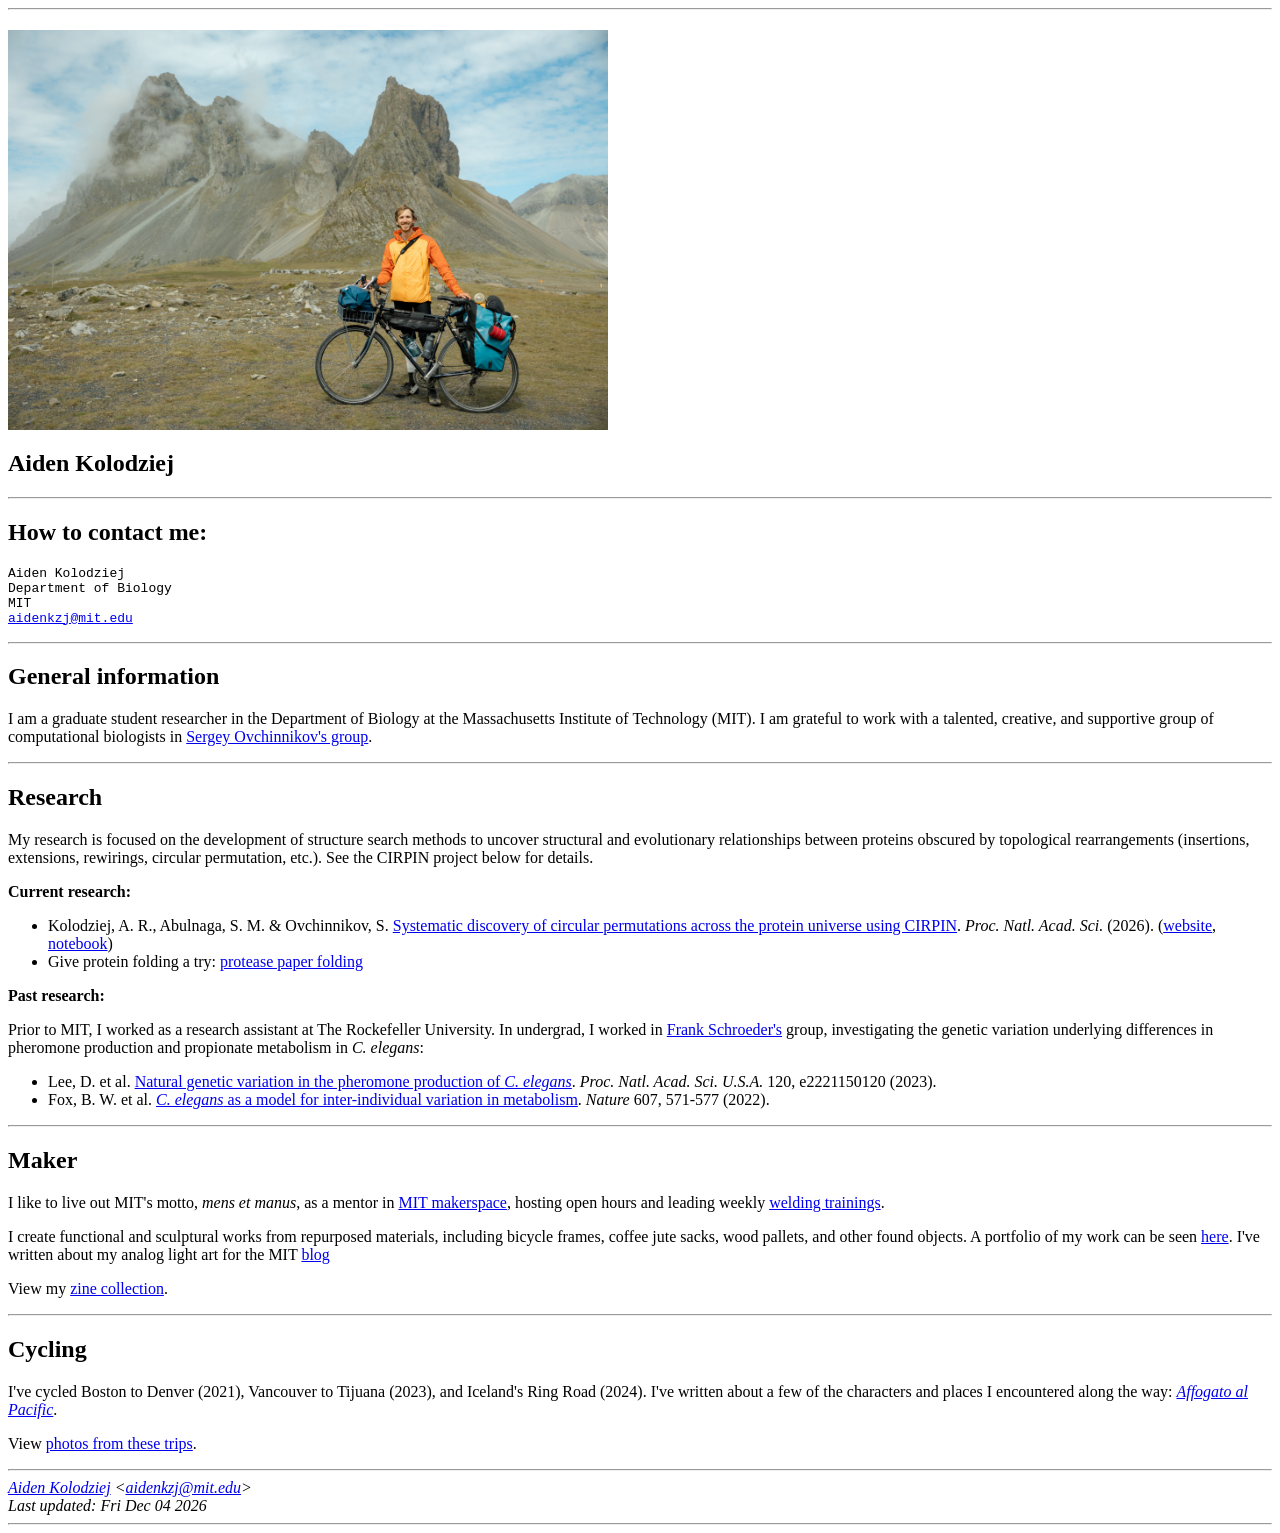
<file: index.html>
<!DOCTYPE HTML PUBLIC "-//W3C//DTD HTML 4.01 Transitional//EN">
<HTML>
<HEAD>
<TITLE>Aiden Kolodziej's Home Page</TITLE>
</HEAD>
<BODY>
<HR>
<H2>
<img ALIGN=center alt="[Aiden Cycling Iceland]" src="photos/headshots/Aiden_2_resize.jpg" width="600">

</H2>
<H2>Aiden Kolodziej</H2>
<HR>
<H2> How to contact me: </H2>
<PRE>
Aiden Kolodziej
Department of Biology
MIT
<A HREF="mailto:aidenkzj@mit.edu">aidenkzj@mit.edu</A>
</PRE>

<p>


<P>
<HR>
<H2> General information </H2>

<p>I am a graduate student researcher in the Department of Biology at the Massachusetts Institute of Technology (MIT). I am grateful to work with a talented, creative, and supportive group of computational biologists in <a href="https://www.solab.org/">Sergey Ovchinnikov's group</a>.</p>

<P>
<HR>
<H2>Research</H2>

<p>My research is focused on the development of structure search methods to uncover structural and evolutionary relationships between proteins obscured by topological rearrangements (insertions, extensions, rewirings, circular permutation, etc.). See the CIRPIN project below for details.</p>

<p><b>Current research:</b></p>
<UL>
<LI>Kolodziej, A. R., Abulnaga, S. M. &amp; Ovchinnikov, S. <a href="https://www.pnas.org/doi/full/10.1073/pnas.2605178123">Systematic discovery of circular permutations across the protein universe using CIRPIN</a>. <i>Proc. Natl. Acad. Sci.</i> (2026). (<a href="https://cirpin.solab.org/">website</a>, <a href="https://colab.research.google.com/github/aidenkoloj/CIRPIN/blob/main/CIRPIN.ipynb">notebook</a>)
<LI>Give protein folding a try: <a href="projects/origami/DegS_origami_rainbow.pdf" download>protease paper folding</a>
</LI>
</UL>

<p><b>Past research:</b></p>
<p>Prior to MIT, I worked as a research assistant at The Rockefeller University. In undergrad, I worked in <a href="https://btiscience.org/schroeder/">Frank Schroeder's</a> group, investigating the genetic variation underlying differences in pheromone production and propionate metabolism in <i>C. elegans</i>:</p>
<UL>
<LI>Lee, D. et al. <a href="https://www.pnas.org/doi/abs/10.1073/pnas.2221150120">Natural genetic variation in the pheromone production of <i>C. elegans</i></a>. <i>Proc. Natl. Acad. Sci. U.S.A.</i> 120, e2221150120 (2023).
<LI>Fox, B. W. et al. <a href="https://www.nature.com/articles/s41586-022-04951-3"><i>C. elegans</i> as a model for inter-individual variation in metabolism</a>. <i>Nature</i> 607, 571-577 (2022).
</UL>

<P>
<HR>
<H2>Maker</H2>

<p>I like to live out MIT's motto, <i>mens et manus</i>, as a mentor in  <a href="https://make.mit.edu/">MIT makerspace</a>, hosting open hours and leading weekly <a href="welding.html">welding trainings</a>.

<p> I create functional and sculptural works from repurposed materials, including bicycle frames, coffee jute sacks, wood pallets, and other found objects. A portfolio of my work can be seen <a href="p_projects.html">here</a>. I've written about my analog light art for the MIT <a href="https://oge.mit.edu/finding-light-in-the-long-new-england-winter/">blog</a> </p>
<p>
  View my <a href="projects/zines/zines_new.html">zine collection</a>.</p>

<P>
<HR>
<H2>Cycling</H2>

<p>
  I've cycled Boston to Denver (2021), Vancouver to Tijuana (2023),
  and Iceland's Ring Road (2024). I've written about a few of the
  characters and places I encountered along the way:
  <a href="ap.html"><em>Affogato al Pacific</em></a>.
</p>
<p>
  View <a href="cycling.html">photos from these trips</a>.
</p>

<HR>
<ADDRESS>
<a href="index.html">Aiden Kolodziej</a> &lt;<a href="mailto:aidenkzj@mit.edu">aidenkzj@mit.edu</a>&gt;<BR>
Last updated: <script>document.write(new Date().toDateString());</script>
</ADDRESS>
<HR>
</BODY>
</HTML>
</file>
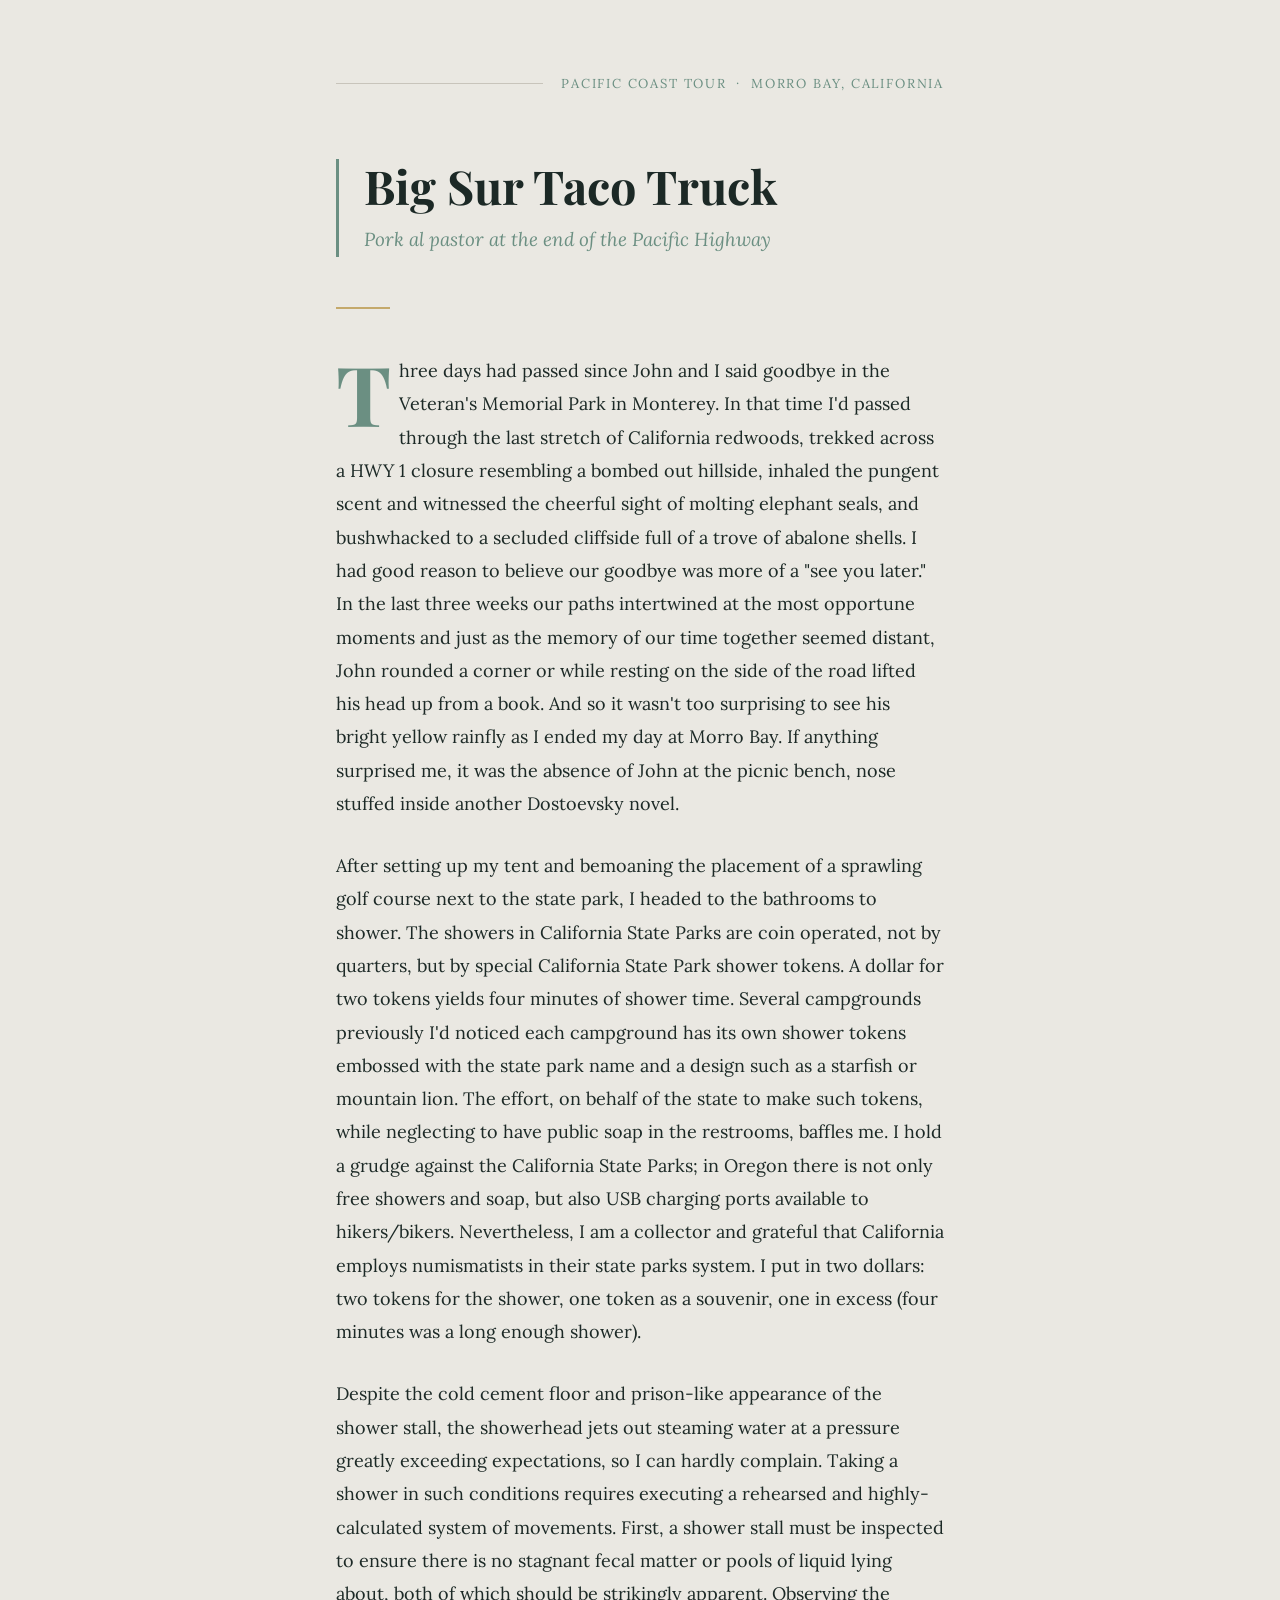
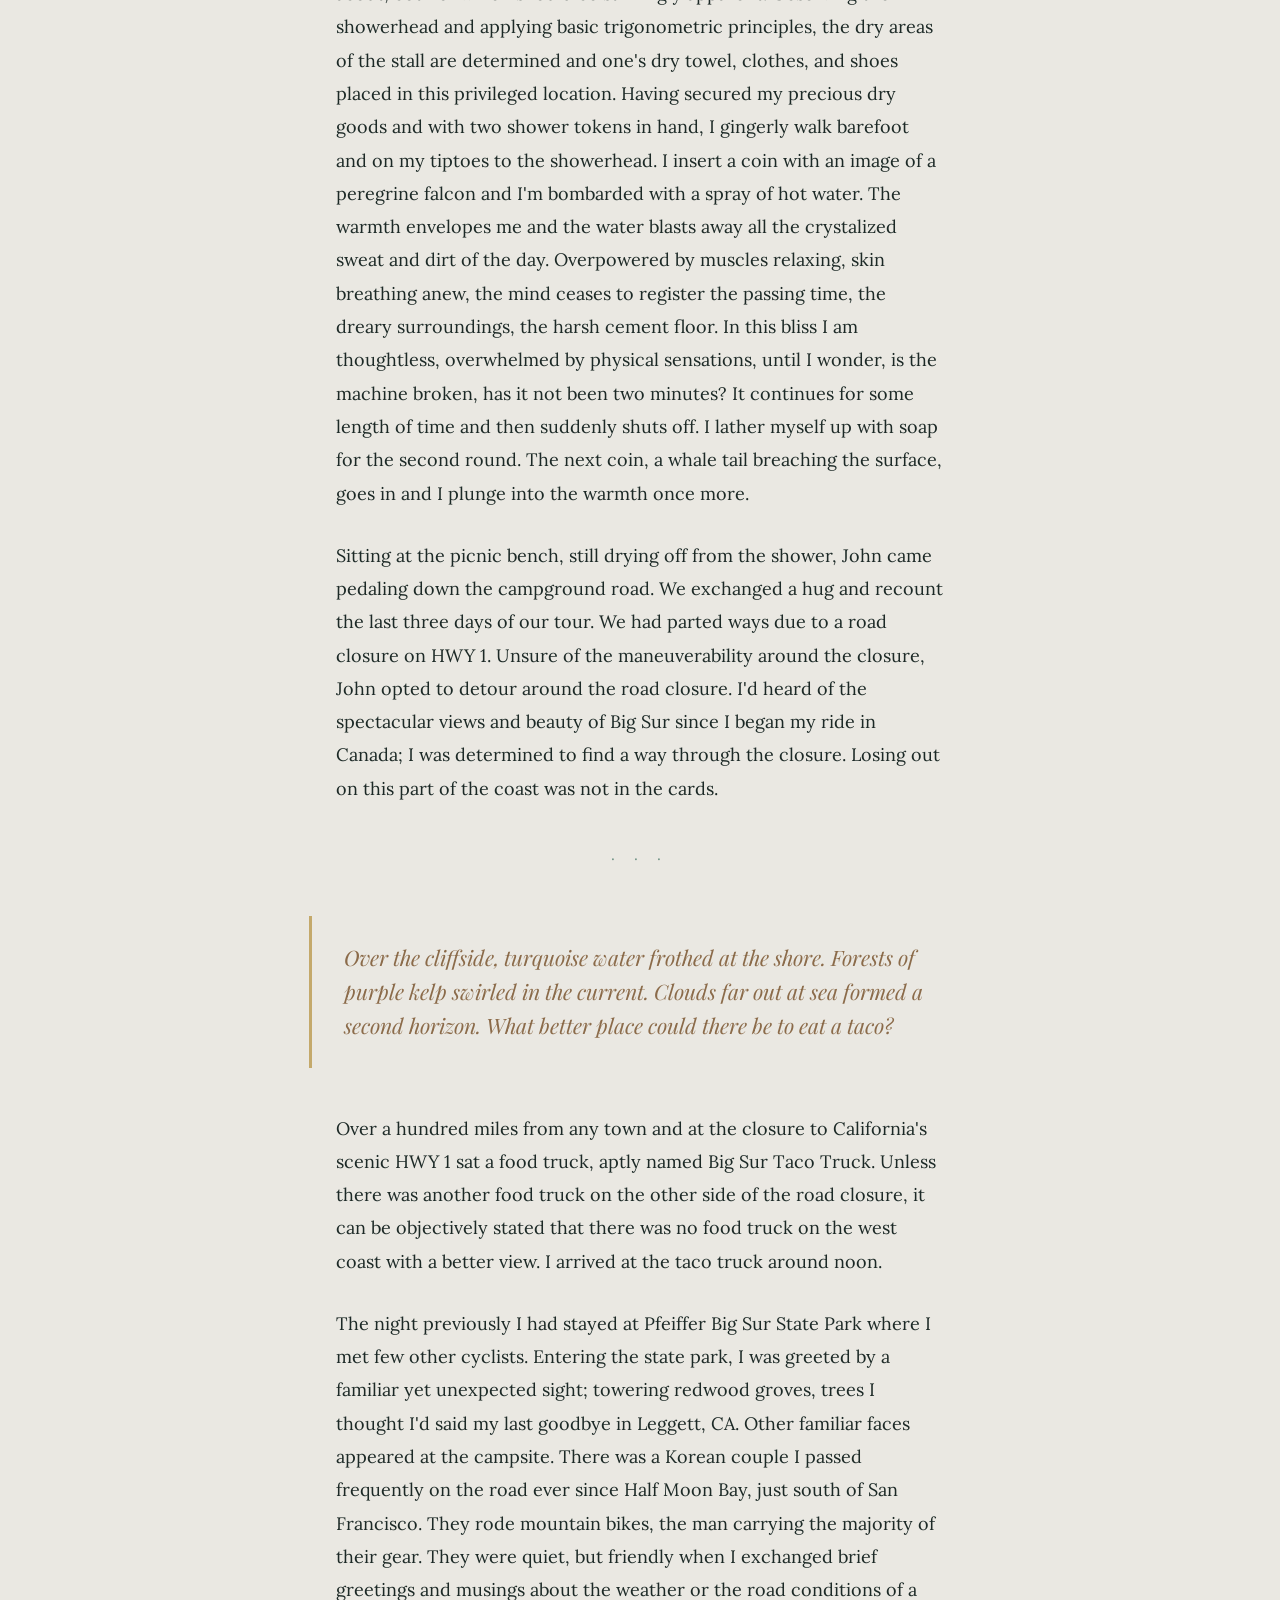
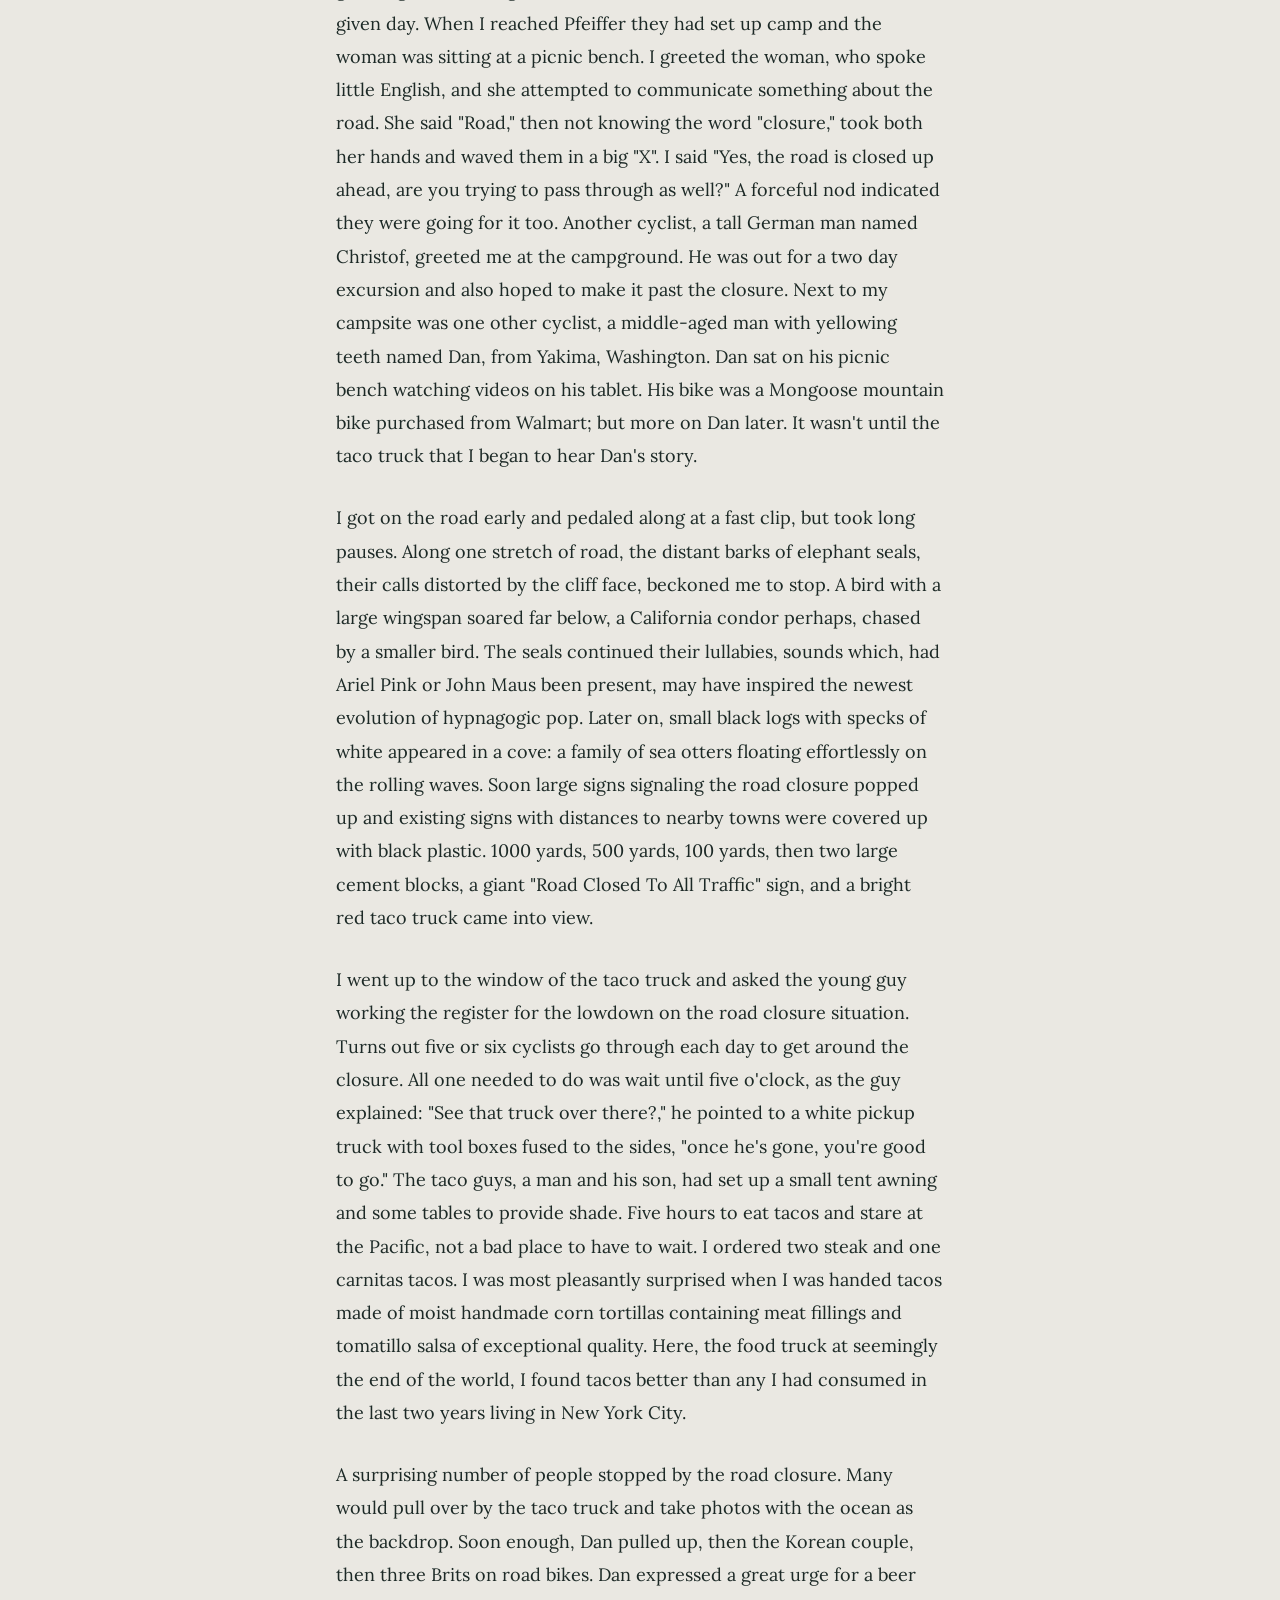
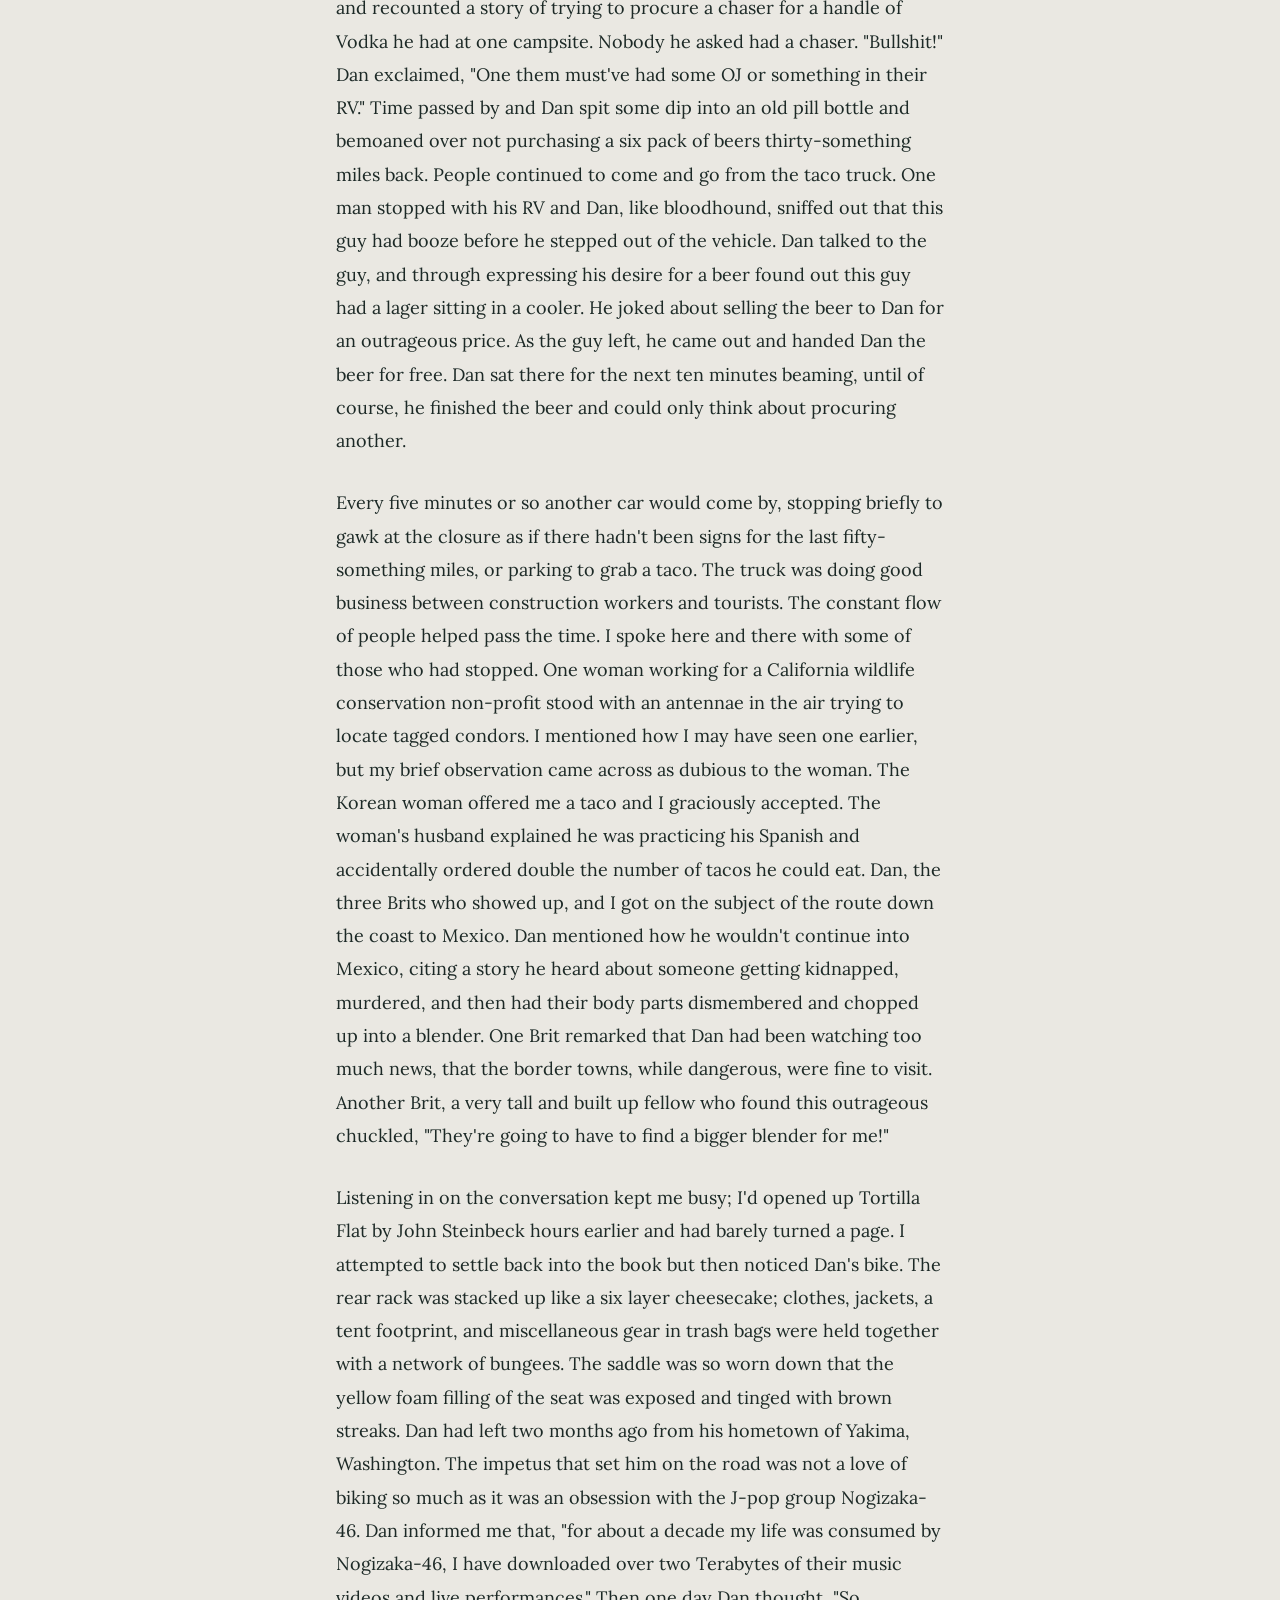
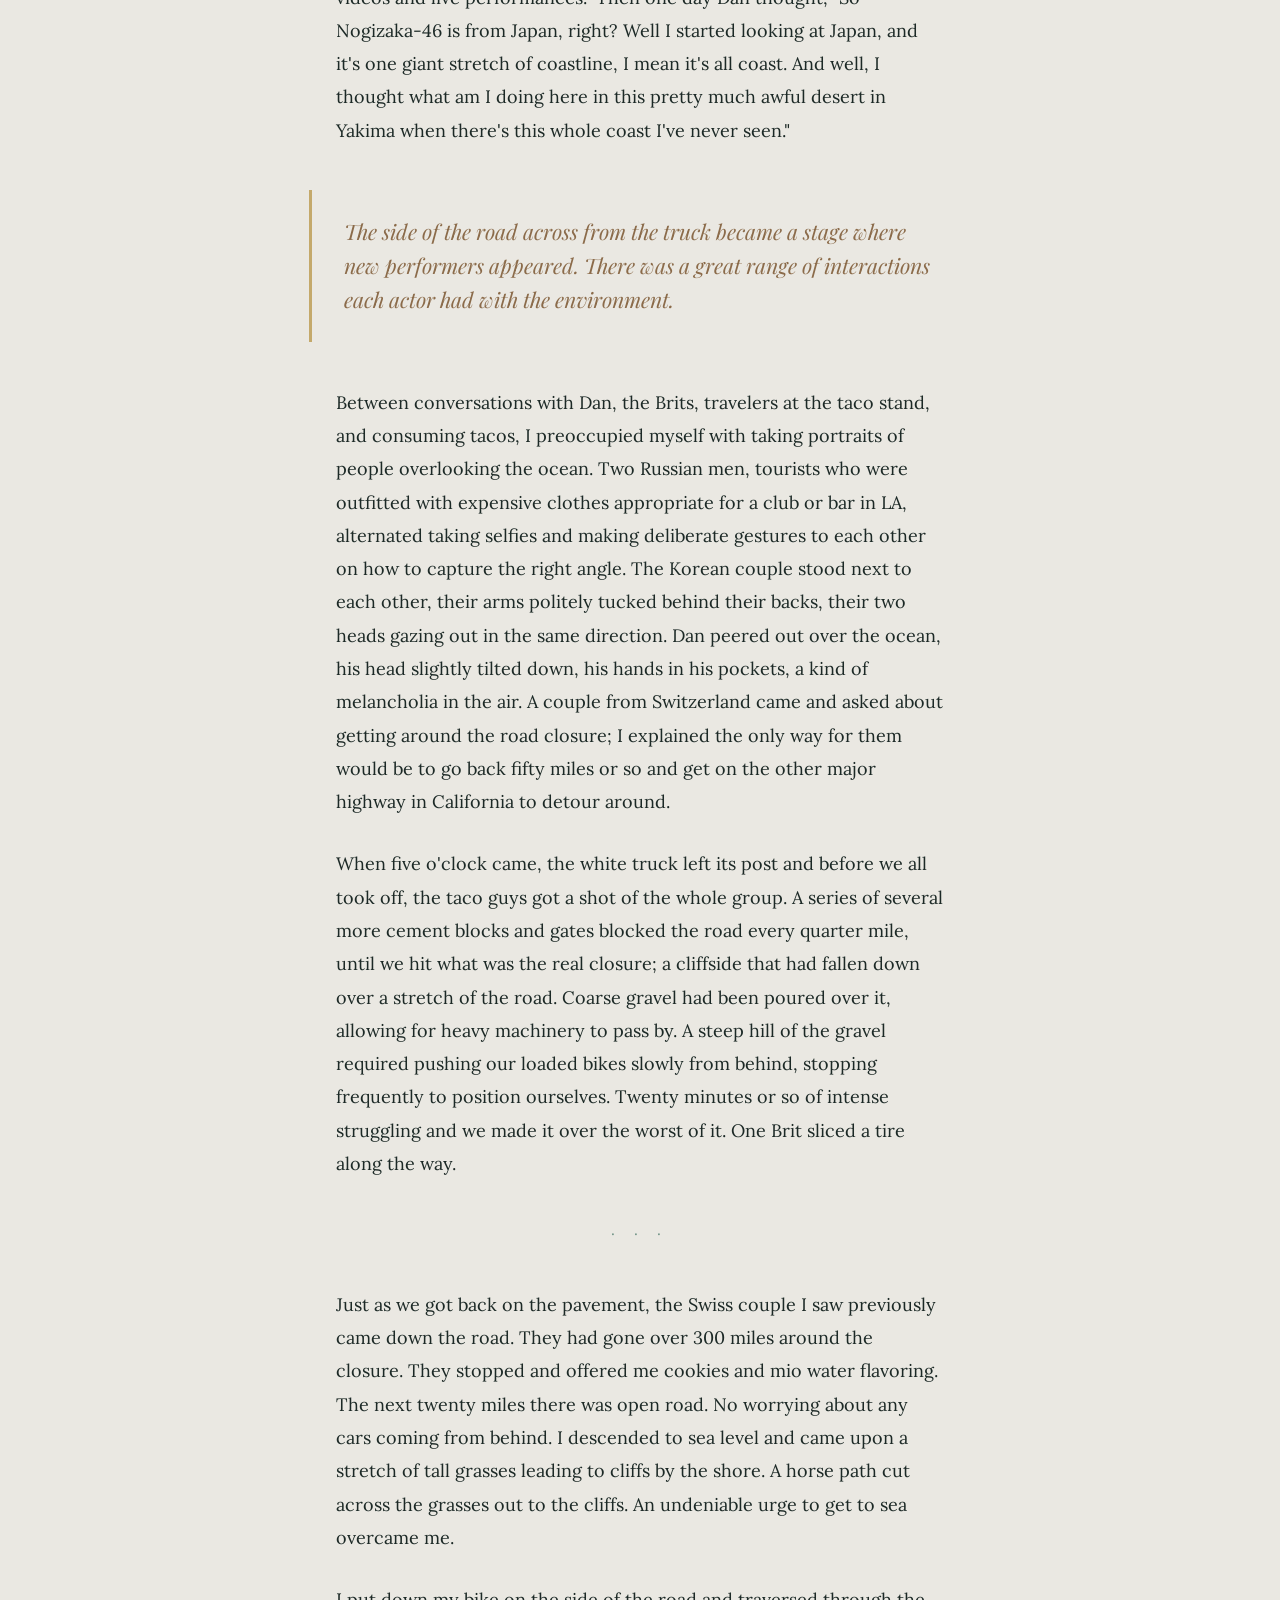
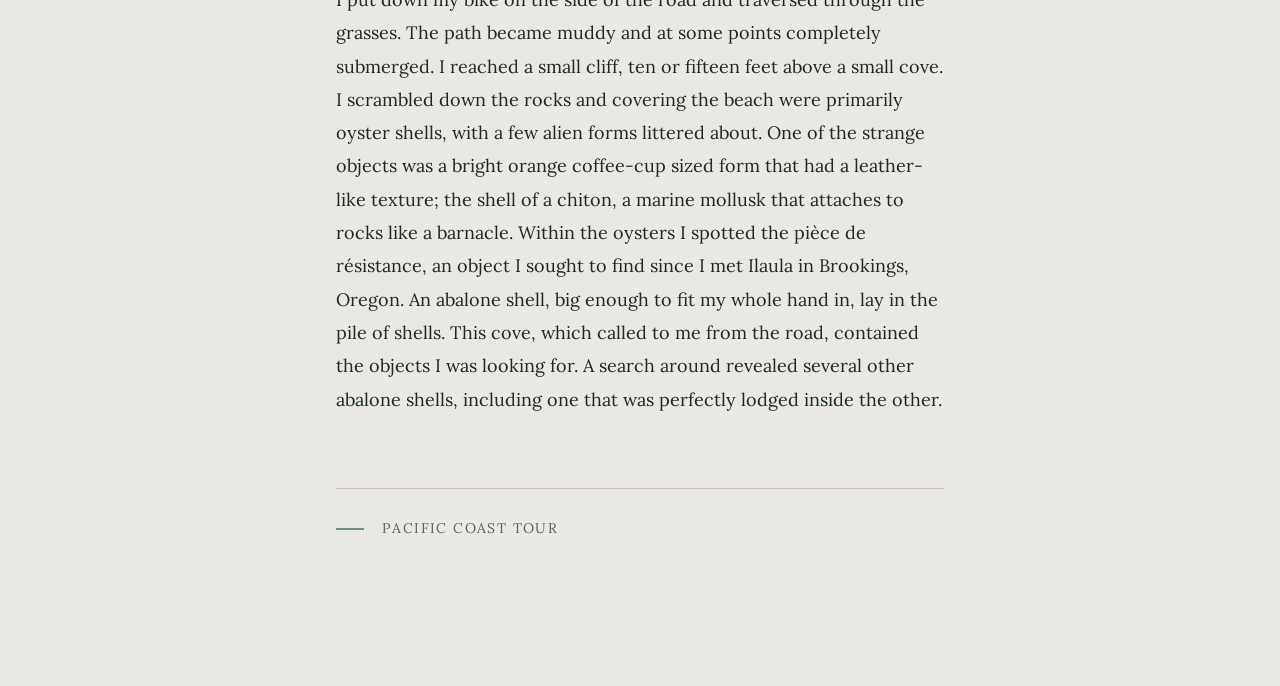
<file: affogato_al_pacific.html>
<!DOCTYPE html>
<html lang="en">
<head>
  <meta charset="UTF-8">
  <meta name="viewport" content="width=device-width, initial-scale=1.0">
  <title>Big Sur — Pacific Coast Tour</title>
  <link href="https://fonts.googleapis.com/css2?family=Playfair+Display:ital,wght@0,400;0,700;1,400&family=Lora:ital,wght@0,400;0,600;1,400&display=swap" rel="stylesheet">
  <style>
    *, *::before, *::after {
      box-sizing: border-box;
      margin: 0;
      padding: 0;
    }

    :root {
      --off-white:   #EAE8E2;
      --ink:         #1C2926;
      --teal:        #6B8F82;
      --sand:        #C4A96B;
      --redwood:     #8B6B4A;
      --rule:        #C8C4BB;
      --text-muted:  #5A6360;
    }

    html {
      font-size: 18px;
      background-color: var(--off-white);
      color: var(--ink);
    }

    body {
      font-family: 'Lora', Georgia, serif;
      line-height: 1.85;
      min-height: 100vh;
    }

    /* ── Page wrapper ── */
    .page {
      max-width: 680px;
      margin: 0 auto;
      padding: 4rem 2rem 8rem;
    }

    /* ── Journal header ── */
    .journal-header {
      display: flex;
      align-items: center;
      gap: 1rem;
      margin-bottom: 3.5rem;
    }

    .journal-header::before {
      content: '';
      flex: 1;
      height: 1px;
      background-color: var(--rule);
    }

    .journal-meta {
      font-family: 'Lora', serif;
      font-size: 0.72rem;
      letter-spacing: 0.14em;
      text-transform: uppercase;
      color: var(--teal);
      white-space: nowrap;
    }

    /* ── Title block ── */
    .title-block {
      margin-bottom: 2.8rem;
      border-left: 3px solid var(--teal);
      padding-left: 1.4rem;
    }

    .essay-title {
      font-family: 'Playfair Display', Georgia, serif;
      font-size: 2.6rem;
      font-weight: 700;
      line-height: 1.15;
      color: var(--ink);
      margin-bottom: 0.5rem;
    }

    .essay-subtitle {
      font-family: 'Lora', serif;
      font-style: italic;
      font-size: 1.05rem;
      color: var(--teal);
    }

    /* ── Divider ── */
    .divider {
      width: 3rem;
      height: 2px;
      background: var(--sand);
      margin: 2.5rem 0;
    }

    /* ── Body text ── */
    p {
      margin-bottom: 1.6em;
      font-size: 1rem;
      color: var(--ink);
    }

    /* ── Dropcap on first paragraph ── */
    .essay-body > p:first-child::first-letter {
      font-family: 'Playfair Display', Georgia, serif;
      font-size: 4.6rem;
      font-weight: 700;
      color: var(--teal);
      float: left;
      line-height: 0.78;
      margin-right: 0.1em;
      margin-top: 0.08em;
    }

    /* ── Pull quote ── */
    .pull-quote {
      margin: 2.4rem -1.5rem;
      padding: 1.4rem 2rem 1.4rem 1.8rem;
      border-left: 3px solid var(--sand);
      background: transparent;
    }

    .pull-quote p {
      font-family: 'Playfair Display', Georgia, serif;
      font-style: italic;
      font-size: 1.18rem;
      color: var(--redwood);
      line-height: 1.6;
      margin: 0;
    }

    /* ── Scene break ── */
    .scene-break {
      text-align: center;
      margin: 2.2rem 0;
      color: var(--teal);
      font-size: 0.85rem;
      letter-spacing: 0.5em;
    }

    /* ── Footer ── */
    .essay-footer {
      margin-top: 4rem;
      padding-top: 1.5rem;
      border-top: 1px solid var(--rule);
      display: flex;
      align-items: center;
      gap: 1rem;
    }

    .footer-mark {
      width: 28px;
      height: 2px;
      background: var(--teal);
      flex-shrink: 0;
    }

    .footer-text {
      font-family: 'Lora', serif;
      font-size: 0.78rem;
      letter-spacing: 0.1em;
      text-transform: uppercase;
      color: var(--text-muted);
    }

    /* ── Responsive ── */
    @media (max-width: 600px) {
      html { font-size: 17px; }
      .page { padding: 2.5rem 1.25rem 5rem; }
      .essay-title { font-size: 2rem; }
      .pull-quote { margin: 2rem 0; }
    }

    @media (prefers-reduced-motion: reduce) {
      * { animation: none !important; transition: none !important; }
    }
  </style>
</head>
<body>
  <main class="page">

    <div class="journal-header">
      <span class="journal-meta">Pacific Coast Tour &nbsp;·&nbsp; Morro Bay, California</span>
    </div>

    <div class="title-block">
      <h1 class="essay-title">Big Sur Taco Truck</h1>
      <p class="essay-subtitle">Pork al pastor at the end of the Pacific Highway</p>
    </div>

    <div class="divider"></div>

    <article class="essay-body">

      <p>Three days had passed since John and I said goodbye in the Veteran's Memorial Park in Monterey. In that time I'd passed through the last stretch of California redwoods, trekked across a HWY 1 closure resembling a bombed out hillside, inhaled the pungent scent and witnessed the cheerful sight of molting elephant seals, and bushwhacked to a secluded cliffside full of a trove of abalone shells. I had good reason to believe our goodbye was more of a "see you later." In the last three weeks our paths intertwined at the most opportune moments and just as the memory of our time together seemed distant, John rounded a corner or while resting on the side of the road lifted his head up from a book. And so it wasn't too surprising to see his bright yellow rainfly as I ended my day at Morro Bay. If anything surprised me, it was the absence of John at the picnic bench, nose stuffed inside another Dostoevsky novel.</p>

      <p>After setting up my tent and bemoaning the placement of a sprawling golf course next to the state park, I headed to the bathrooms to shower. The showers in California State Parks are coin operated, not by quarters, but by special California State Park shower tokens. A dollar for two tokens yields four minutes of shower time. Several campgrounds previously I'd noticed each campground has its own shower tokens embossed with the state park name and a design such as a starfish or mountain lion. The effort, on behalf of the state to make such tokens, while neglecting to have public soap in the restrooms, baffles me. I hold a grudge against the California State Parks; in Oregon there is not only free showers and soap, but also USB charging ports available to hikers/bikers. Nevertheless, I am a collector and grateful that California employs numismatists in their state parks system. I put in two dollars: two tokens for the shower, one token as a souvenir, one in excess (four minutes was a long enough shower).</p>

      <p>Despite the cold cement floor and prison-like appearance of the shower stall, the showerhead jets out steaming water at a pressure greatly exceeding expectations, so I can hardly complain. Taking a shower in such conditions requires executing a rehearsed and highly-calculated system of movements. First, a shower stall must be inspected to ensure there is no stagnant fecal matter or pools of liquid lying about, both of which should be strikingly apparent. Observing the showerhead and applying basic trigonometric principles, the dry areas of the stall are determined and one's dry towel, clothes, and shoes placed in this privileged location. Having secured my precious dry goods and with two shower tokens in hand, I gingerly walk barefoot and on my tiptoes to the showerhead. I insert a coin with an image of a peregrine falcon and I'm bombarded with a spray of hot water. The warmth envelopes me and the water blasts away all the crystalized sweat and dirt of the day. Overpowered by muscles relaxing, skin breathing anew, the mind ceases to register the passing time, the dreary surroundings, the harsh cement floor. In this bliss I am thoughtless, overwhelmed by physical sensations, until I wonder, is the machine broken, has it not been two minutes? It continues for some length of time and then suddenly shuts off. I lather myself up with soap for the second round. The next coin, a whale tail breaching the surface, goes in and I plunge into the warmth once more.</p>

      <p>Sitting at the picnic bench, still drying off from the shower, John came pedaling down the campground road. We exchanged a hug and recount the last three days of our tour. We had parted ways due to a road closure on HWY 1. Unsure of the maneuverability around the closure, John opted to detour around the road closure. I'd heard of the spectacular views and beauty of Big Sur since I began my ride in Canada; I was determined to find a way through the closure. Losing out on this part of the coast was not in the cards.</p>

      <div class="scene-break">· · ·</div>

      <div class="pull-quote">
        <p>Over the cliffside, turquoise water frothed at the shore. Forests of purple kelp swirled in the current. Clouds far out at sea formed a second horizon. What better place could there be to eat a taco?</p>
      </div>

      <p>Over a hundred miles from any town and at the closure to California's scenic HWY 1 sat a food truck, aptly named Big Sur Taco Truck. Unless there was another food truck on the other side of the road closure, it can be objectively stated that there was no food truck on the west coast with a better view. I arrived at the taco truck around noon.</p>

      <p>The night previously I had stayed at Pfeiffer Big Sur State Park where I met few other cyclists. Entering the state park, I was greeted by a familiar yet unexpected sight; towering redwood groves, trees I thought I'd said my last goodbye in Leggett, CA. Other familiar faces appeared at the campsite. There was a Korean couple I passed frequently on the road ever since Half Moon Bay, just south of San Francisco. They rode mountain bikes, the man carrying the majority of their gear. They were quiet, but friendly when I exchanged brief greetings and musings about the weather or the road conditions of a given day. When I reached Pfeiffer they had set up camp and the woman was sitting at a picnic bench. I greeted the woman, who spoke little English, and she attempted to communicate something about the road. She said "Road," then not knowing the word "closure," took both her hands and waved them in a big "X". I said "Yes, the road is closed up ahead, are you trying to pass through as well?" A forceful nod indicated they were going for it too. Another cyclist, a tall German man named Christof, greeted me at the campground. He was out for a two day excursion and also hoped to make it past the closure. Next to my campsite was one other cyclist, a middle-aged man with yellowing teeth named Dan, from Yakima, Washington. Dan sat on his picnic bench watching videos on his tablet. His bike was a Mongoose mountain bike purchased from Walmart; but more on Dan later. It wasn't until the taco truck that I began to hear Dan's story.</p>

      <p>I got on the road early and pedaled along at a fast clip, but took long pauses. Along one stretch of road, the distant barks of elephant seals, their calls distorted by the cliff face, beckoned me to stop. A bird with a large wingspan soared far below, a California condor perhaps, chased by a smaller bird. The seals continued their lullabies, sounds which, had Ariel Pink or John Maus been present, may have inspired the newest evolution of hypnagogic pop. Later on, small black logs with specks of white appeared in a cove: a family of sea otters floating effortlessly on the rolling waves. Soon large signs signaling the road closure popped up and existing signs with distances to nearby towns were covered up with black plastic. 1000 yards, 500 yards, 100 yards, then two large cement blocks, a giant "Road Closed To All Traffic" sign, and a bright red taco truck came into view.</p>

      <p>I went up to the window of the taco truck and asked the young guy working the register for the lowdown on the road closure situation. Turns out five or six cyclists go through each day to get around the closure. All one needed to do was wait until five o'clock, as the guy explained: "See that truck over there?," he pointed to a white pickup truck with tool boxes fused to the sides, "once he's gone, you're good to go." The taco guys, a man and his son, had set up a small tent awning and some tables to provide shade. Five hours to eat tacos and stare at the Pacific, not a bad place to have to wait. I ordered two steak and one carnitas tacos. I was most pleasantly surprised when I was handed tacos made of moist handmade corn tortillas containing meat fillings and tomatillo salsa of exceptional quality. Here, the food truck at seemingly the end of the world, I found tacos better than any I had consumed in the last two years living in New York City.</p>

      <p>A surprising number of people stopped by the road closure. Many would pull over by the taco truck and take photos with the ocean as the backdrop. Soon enough, Dan pulled up, then the Korean couple, then three Brits on road bikes. Dan expressed a great urge for a beer and recounted a story of trying to procure a chaser for a handle of Vodka he had at one campsite. Nobody he asked had a chaser. "Bullshit!" Dan exclaimed, "One them must've had some OJ or something in their RV." Time passed by and Dan spit some dip into an old pill bottle and bemoaned over not purchasing a six pack of beers thirty-something miles back. People continued to come and go from the taco truck. One man stopped with his RV and Dan, like bloodhound, sniffed out that this guy had booze before he stepped out of the vehicle. Dan talked to the guy, and through expressing his desire for a beer found out this guy had a lager sitting in a cooler. He joked about selling the beer to Dan for an outrageous price. As the guy left, he came out and handed Dan the beer for free. Dan sat there for the next ten minutes beaming, until of course, he finished the beer and could only think about procuring another.</p>

      <p>Every five minutes or so another car would come by, stopping briefly to gawk at the closure as if there hadn't been signs for the last fifty-something miles, or parking to grab a taco. The truck was doing good business between construction workers and tourists. The constant flow of people helped pass the time. I spoke here and there with some of those who had stopped. One woman working for a California wildlife conservation non-profit stood with an antennae in the air trying to locate tagged condors. I mentioned how I may have seen one earlier, but my brief observation came across as dubious to the woman. The Korean woman offered me a taco and I graciously accepted. The woman's husband explained he was practicing his Spanish and accidentally ordered double the number of tacos he could eat. Dan, the three Brits who showed up, and I got on the subject of the route down the coast to Mexico. Dan mentioned how he wouldn't continue into Mexico, citing a story he heard about someone getting kidnapped, murdered, and then had their body parts dismembered and chopped up into a blender. One Brit remarked that Dan had been watching too much news, that the border towns, while dangerous, were fine to visit. Another Brit, a very tall and built up fellow who found this outrageous chuckled, "They're going to have to find a bigger blender for me!"</p>

      <p>Listening in on the conversation kept me busy; I'd opened up Tortilla Flat by John Steinbeck hours earlier and had barely turned a page. I attempted to settle back into the book but then noticed Dan's bike. The rear rack was stacked up like a six layer cheesecake; clothes, jackets, a tent footprint, and miscellaneous gear in trash bags were held together with a network of bungees. The saddle was so worn down that the yellow foam filling of the seat was exposed and tinged with brown streaks. Dan had left two months ago from his hometown of Yakima, Washington. The impetus that set him on the road was not a love of biking so much as it was an obsession with the J-pop group Nogizaka-46. Dan informed me that, "for about a decade my life was consumed by Nogizaka-46, I have downloaded over two Terabytes of their music videos and live performances." Then one day Dan thought, "So Nogizaka-46 is from Japan, right? Well I started looking at Japan, and it's one giant stretch of coastline, I mean it's all coast. And well, I thought what am I doing here in this pretty much awful desert in Yakima when there's this whole coast I've never seen."</p>

      <div class="pull-quote">
        <p>The side of the road across from the truck became a stage where new performers appeared. There was a great range of interactions each actor had with the environment.</p>
      </div>

      <p>Between conversations with Dan, the Brits, travelers at the taco stand, and consuming tacos, I preoccupied myself with taking portraits of people overlooking the ocean. Two Russian men, tourists who were outfitted with expensive clothes appropriate for a club or bar in LA, alternated taking selfies and making deliberate gestures to each other on how to capture the right angle. The Korean couple stood next to each other, their arms politely tucked behind their backs, their two heads gazing out in the same direction. Dan peered out over the ocean, his head slightly tilted down, his hands in his pockets, a kind of melancholia in the air. A couple from Switzerland came and asked about getting around the road closure; I explained the only way for them would be to go back fifty miles or so and get on the other major highway in California to detour around.</p>

      <p>When five o'clock came, the white truck left its post and before we all took off, the taco guys got a shot of the whole group. A series of several more cement blocks and gates blocked the road every quarter mile, until we hit what was the real closure; a cliffside that had fallen down over a stretch of the road. Coarse gravel had been poured over it, allowing for heavy machinery to pass by. A steep hill of the gravel required pushing our loaded bikes slowly from behind, stopping frequently to position ourselves. Twenty minutes or so of intense struggling and we made it over the worst of it. One Brit sliced a tire along the way.</p>

      <div class="scene-break">· · ·</div>

      <p>Just as we got back on the pavement, the Swiss couple I saw previously came down the road. They had gone over 300 miles around the closure. They stopped and offered me cookies and mio water flavoring. The next twenty miles there was open road. No worrying about any cars coming from behind. I descended to sea level and came upon a stretch of tall grasses leading to cliffs by the shore. A horse path cut across the grasses out to the cliffs. An undeniable urge to get to sea overcame me.</p>

      <p>I put down my bike on the side of the road and traversed through the grasses. The path became muddy and at some points completely submerged. I reached a small cliff, ten or fifteen feet above a small cove. I scrambled down the rocks and covering the beach were primarily oyster shells, with a few alien forms littered about. One of the strange objects was a bright orange coffee-cup sized form that had a leather-like texture; the shell of a chiton, a marine mollusk that attaches to rocks like a barnacle. Within the oysters I spotted the pièce de résistance, an object I sought to find since I met Ilaula in Brookings, Oregon. An abalone shell, big enough to fit my whole hand in, lay in the pile of shells. This cove, which called to me from the road, contained the objects I was looking for. A search around revealed several other abalone shells, including one that was perfectly lodged inside the other.</p>

    </article>

    <footer class="essay-footer">
      <div class="footer-mark"></div>
      <span class="footer-text">Pacific Coast Tour</span>
    </footer>

  </main>
</body>
</html>
</file>
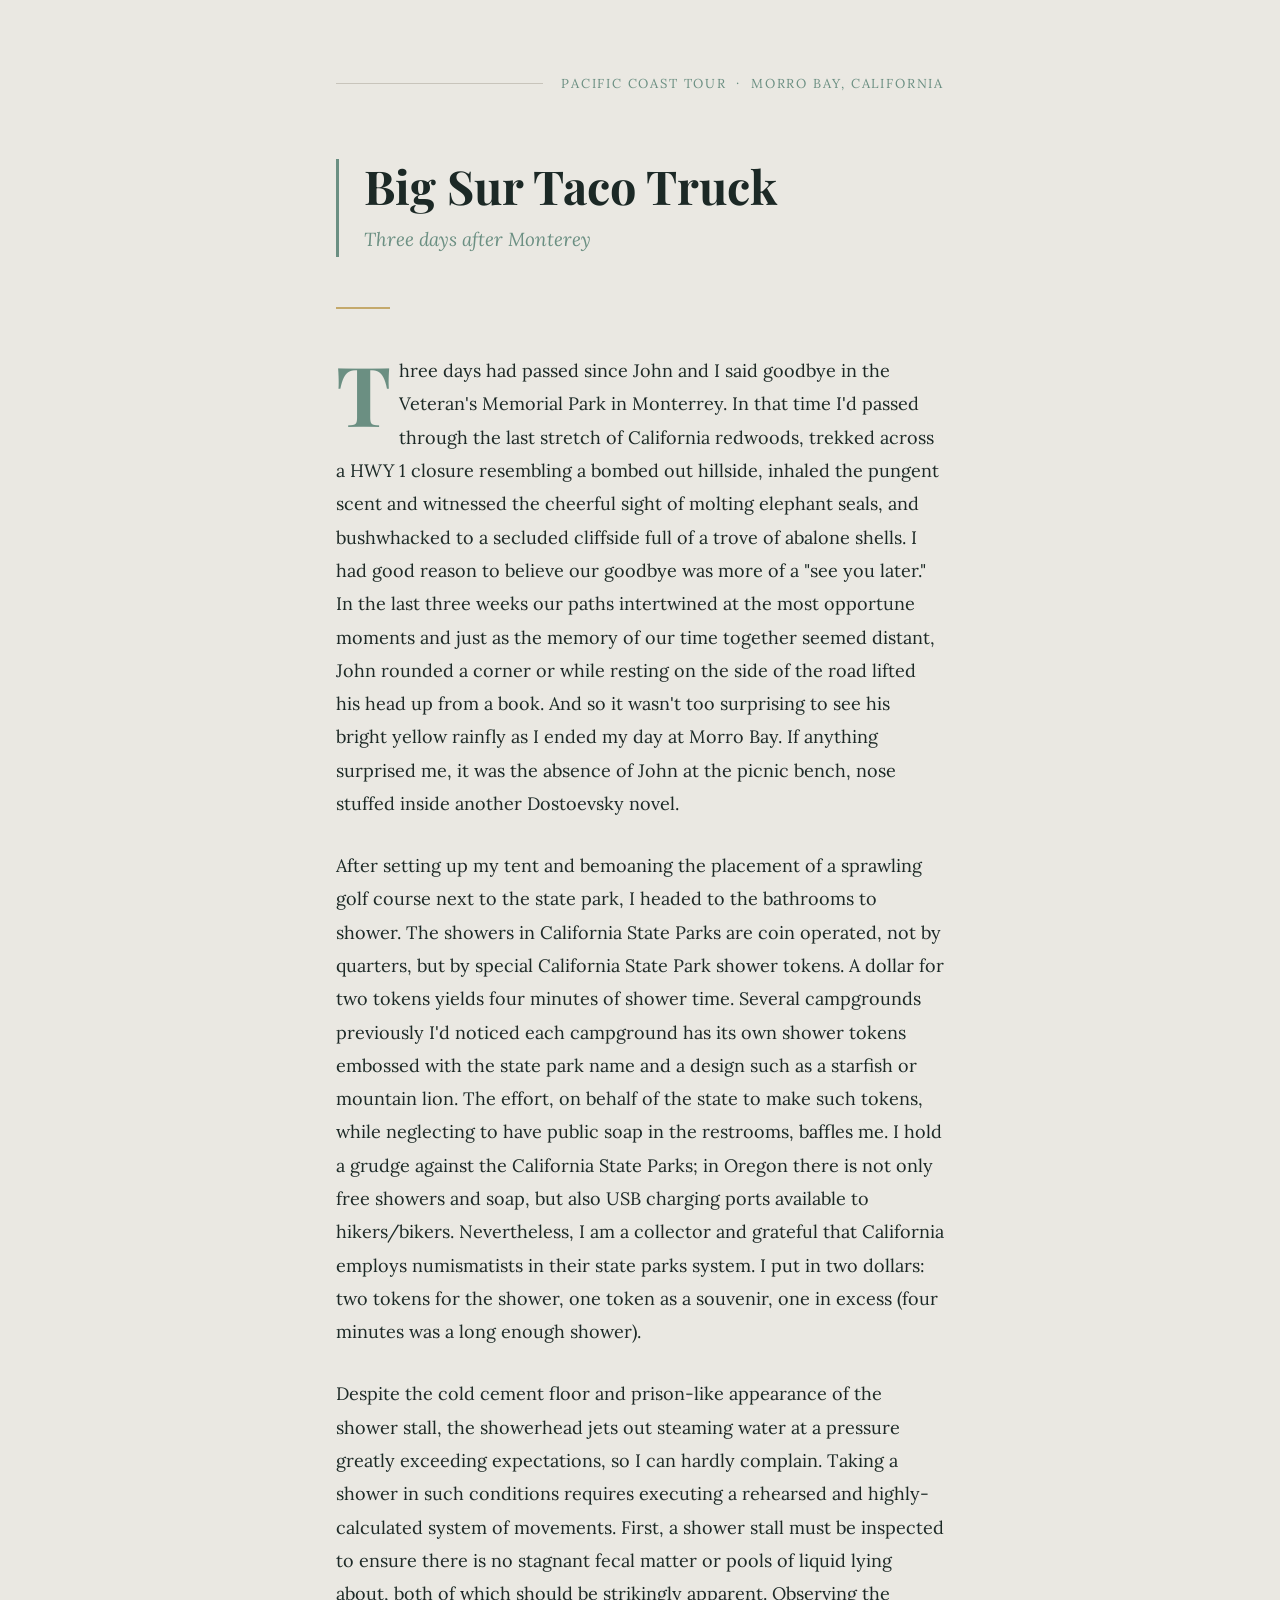
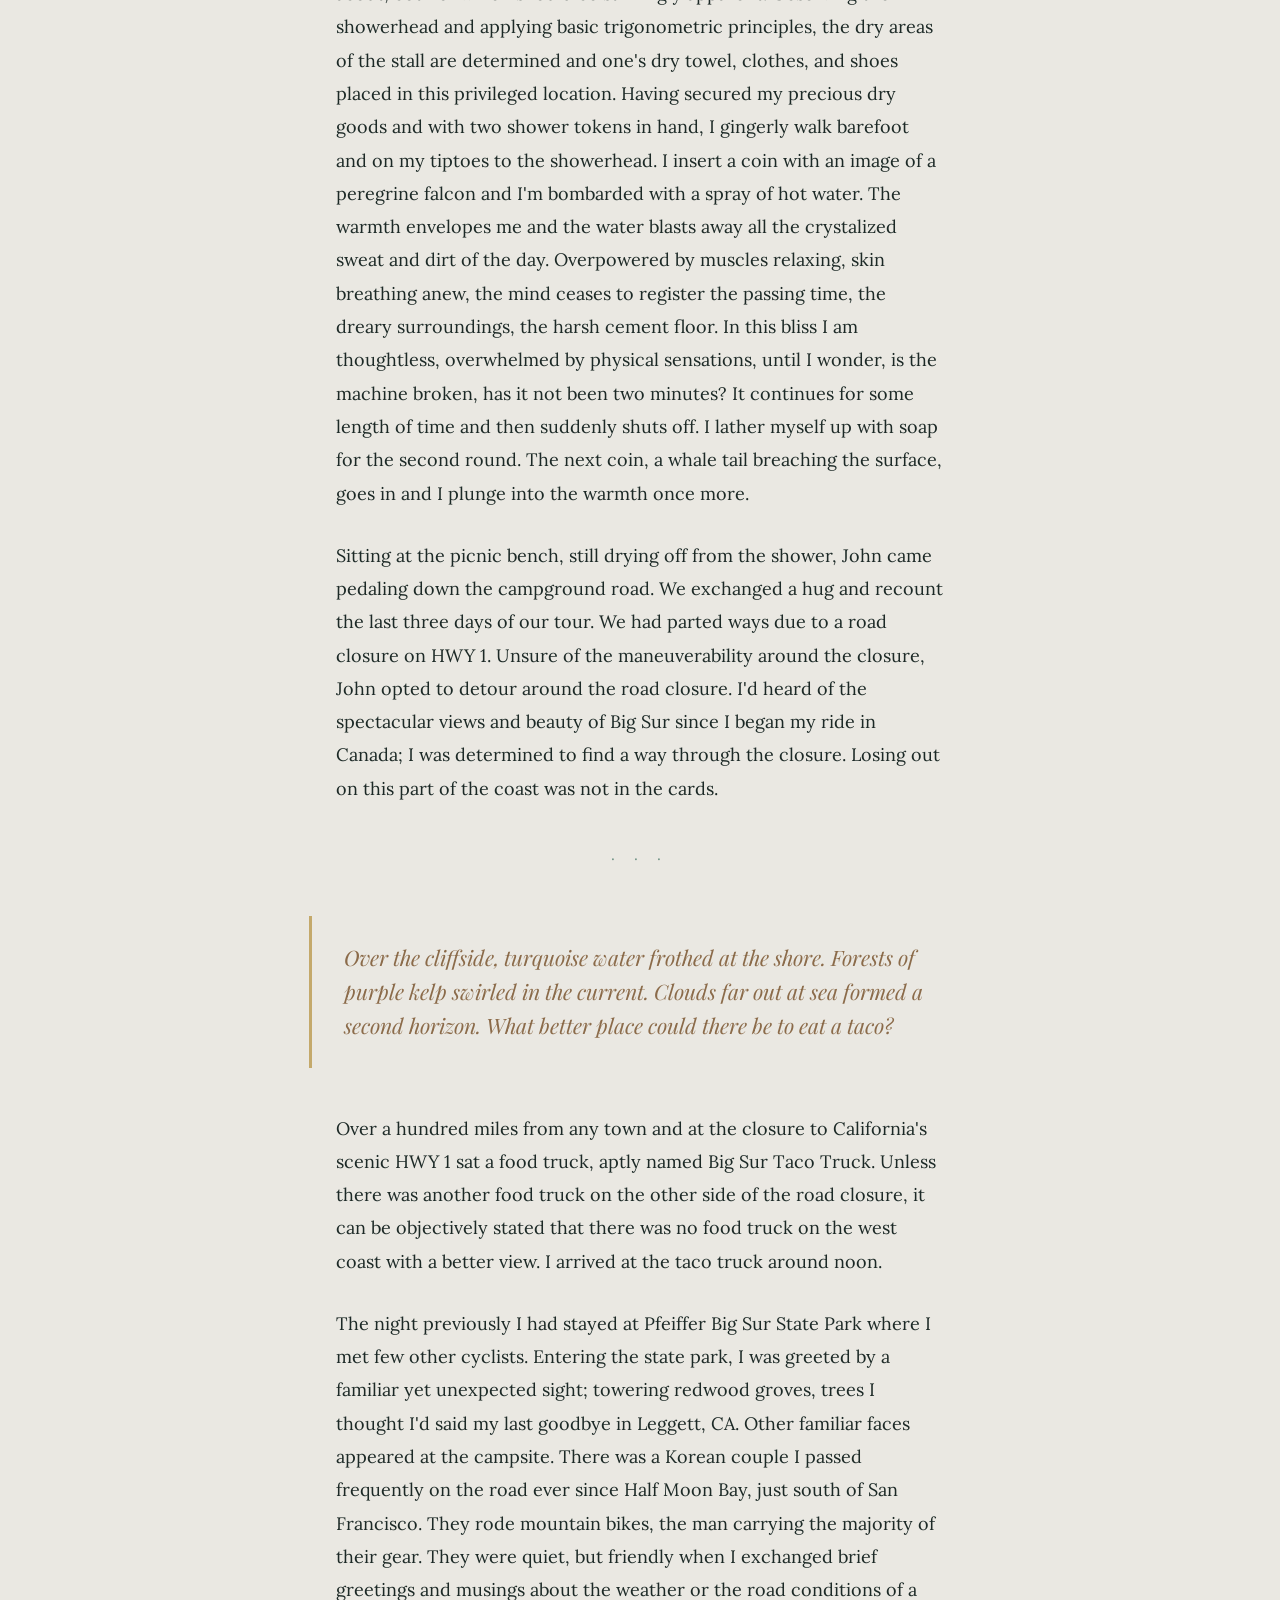
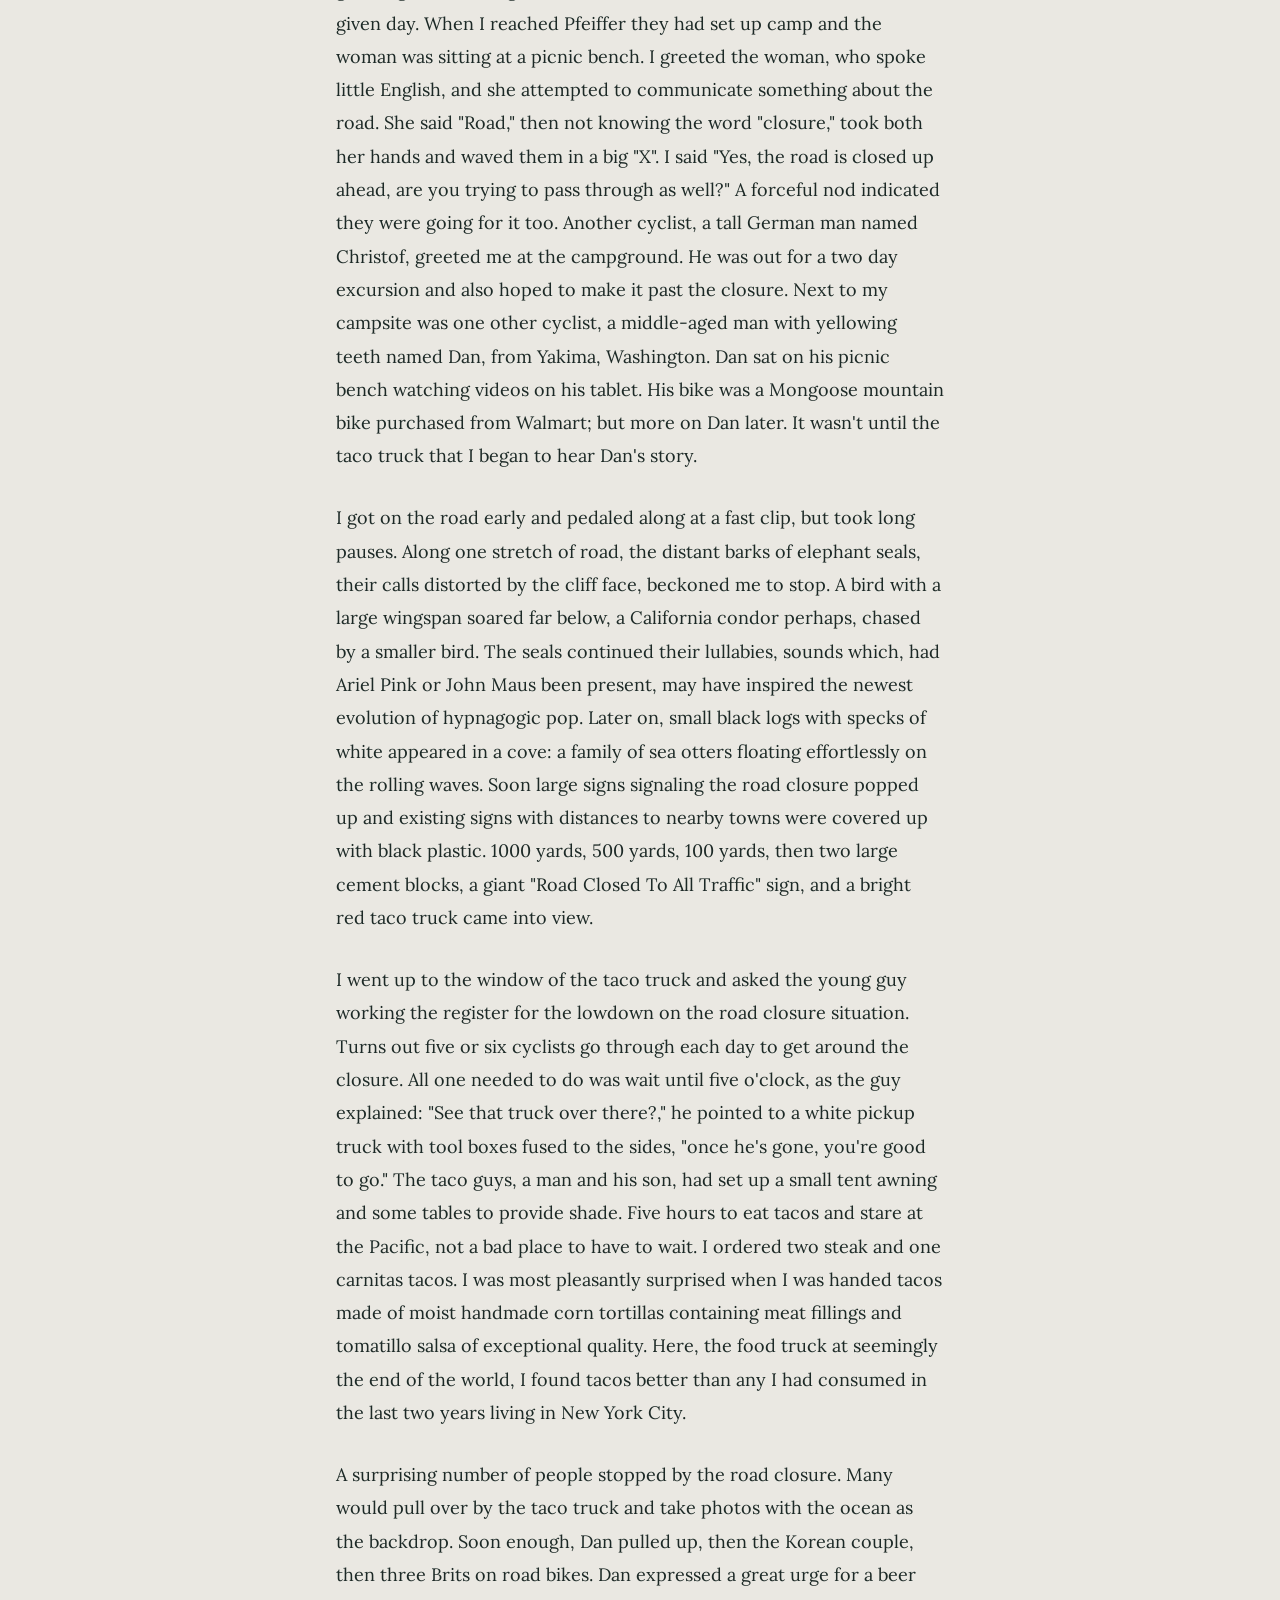
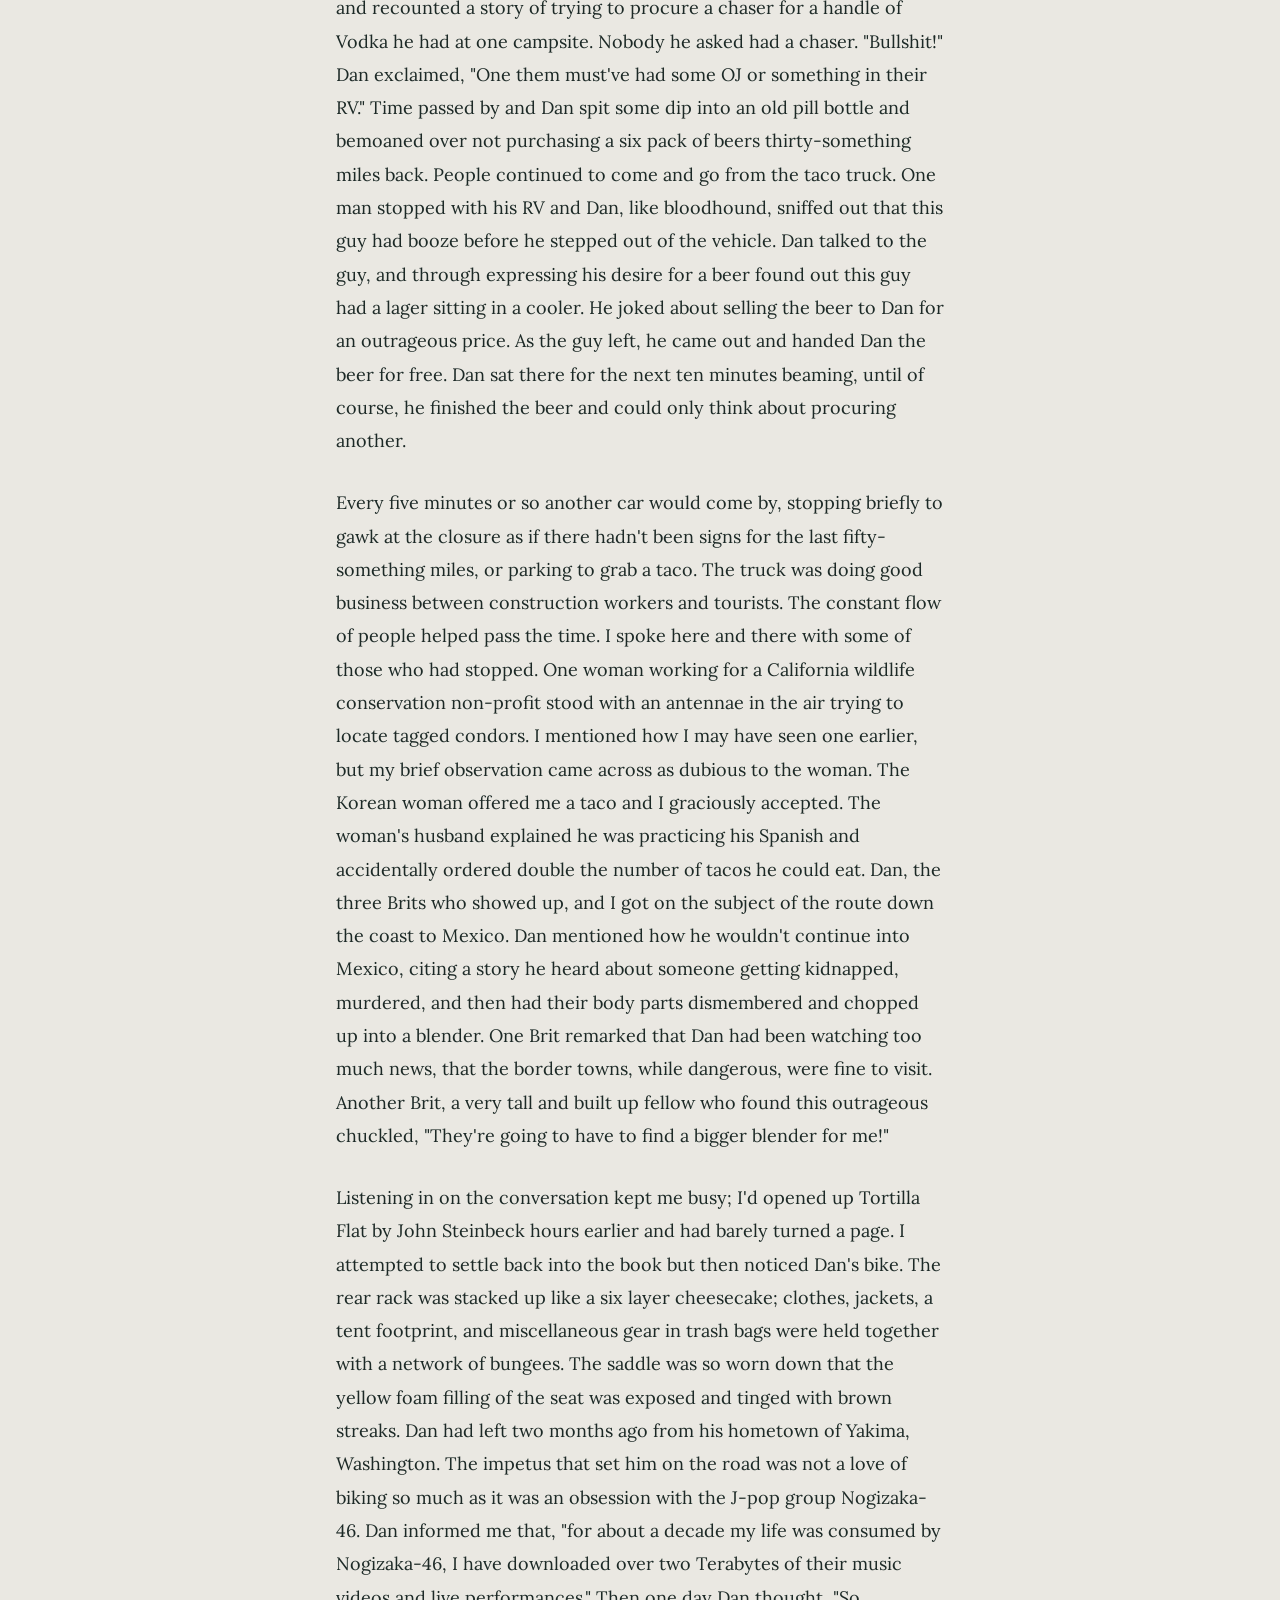
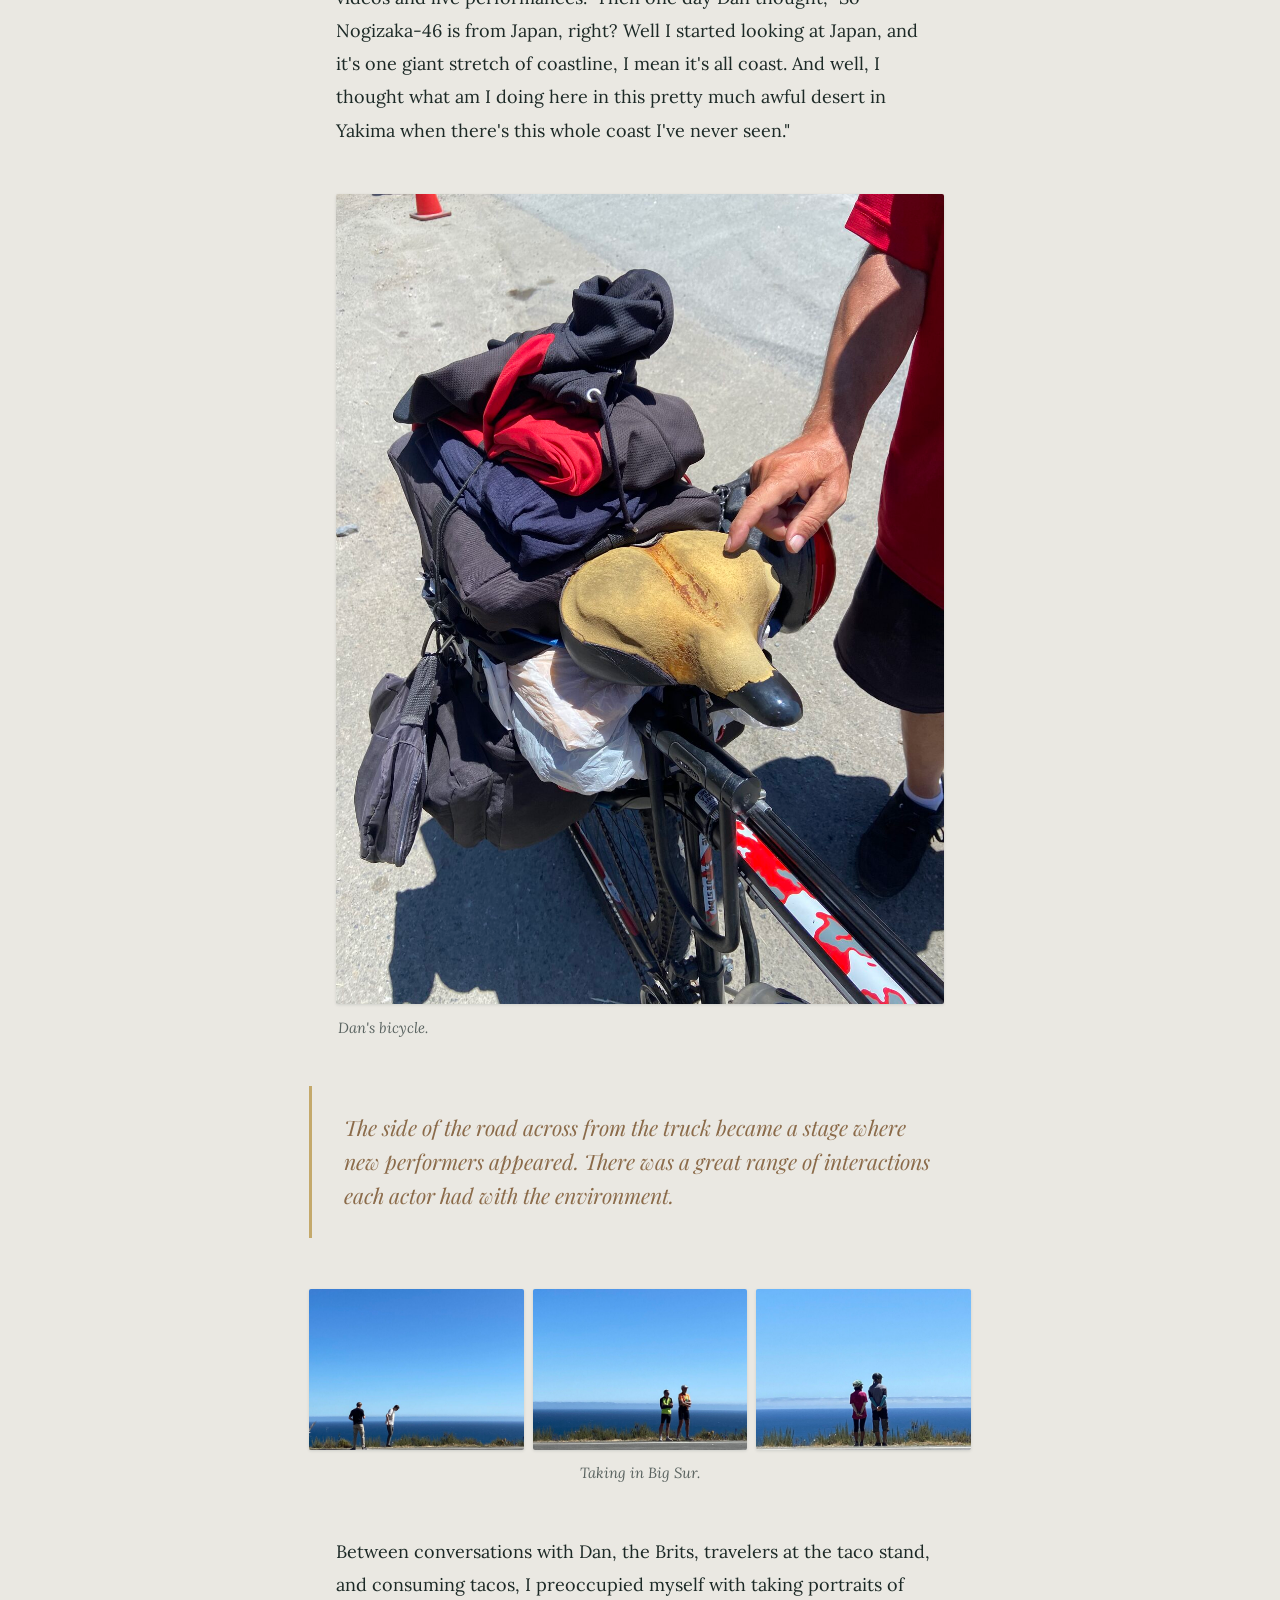
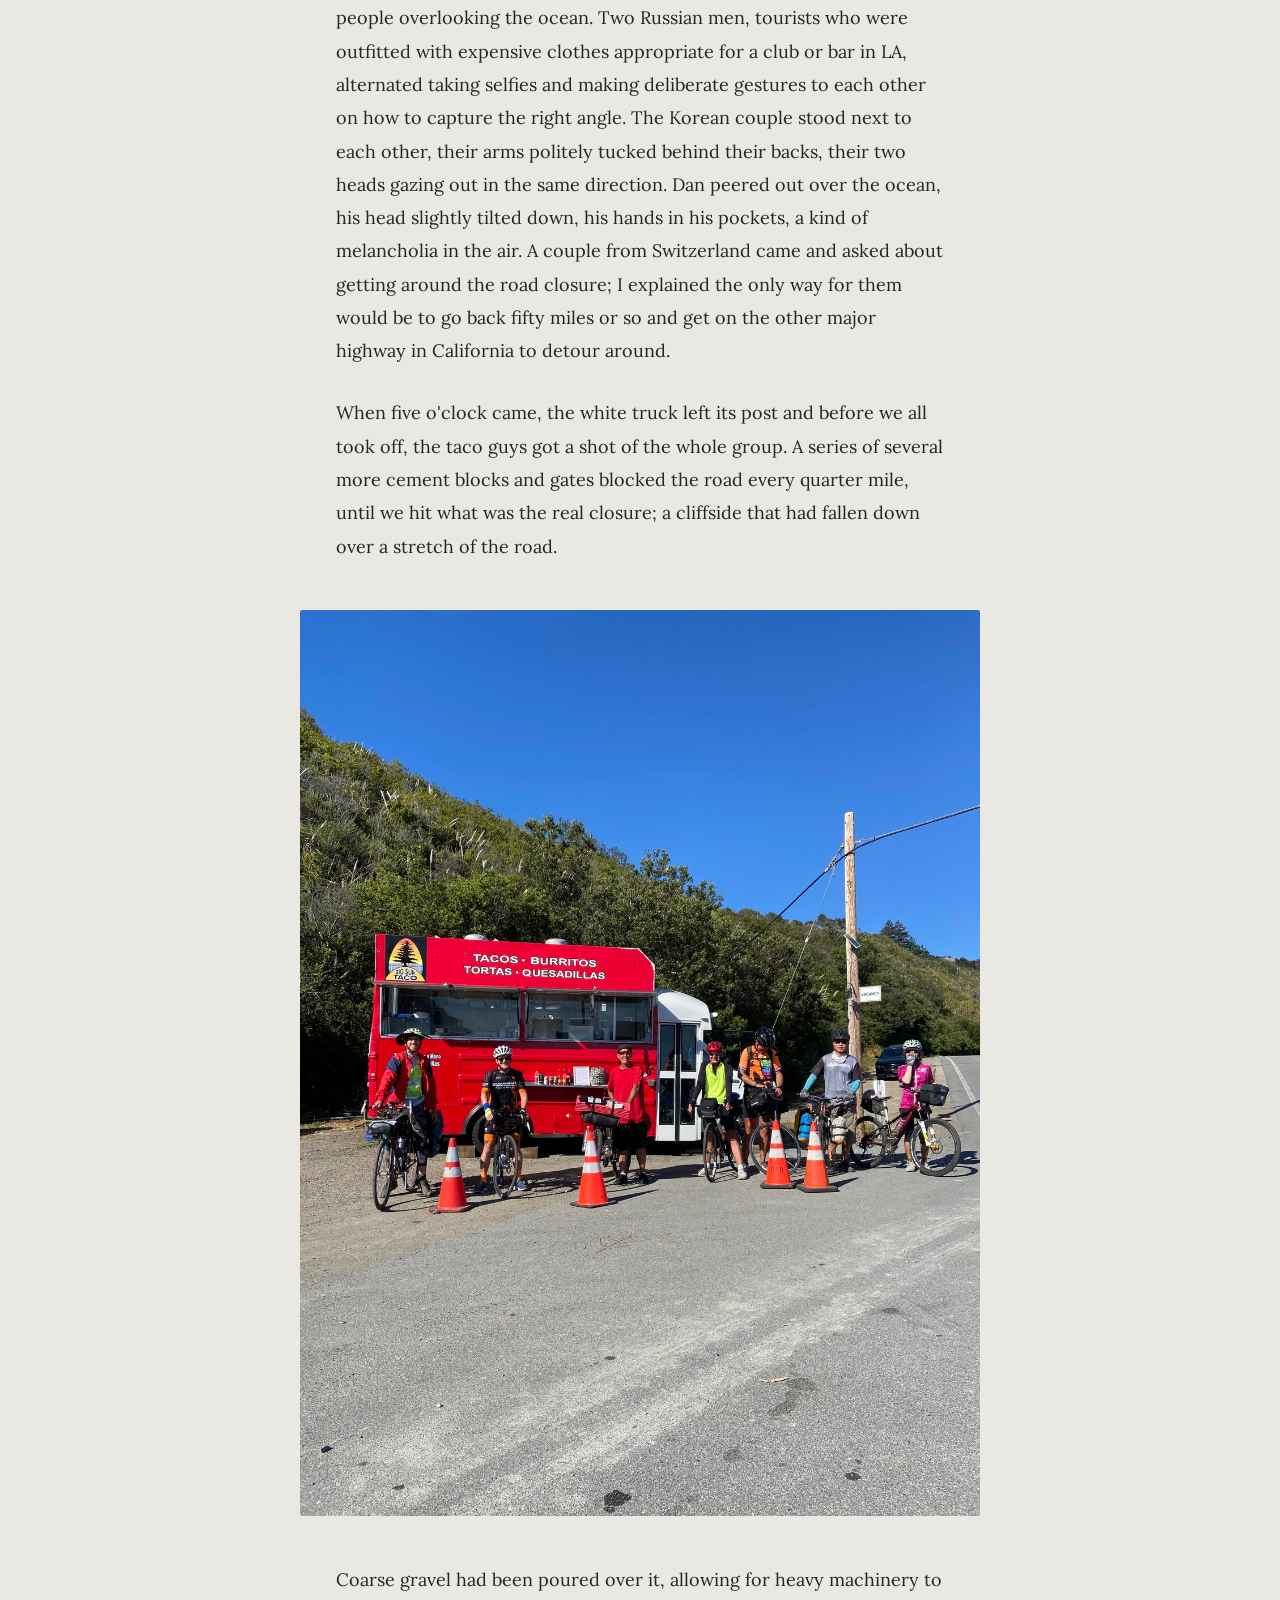
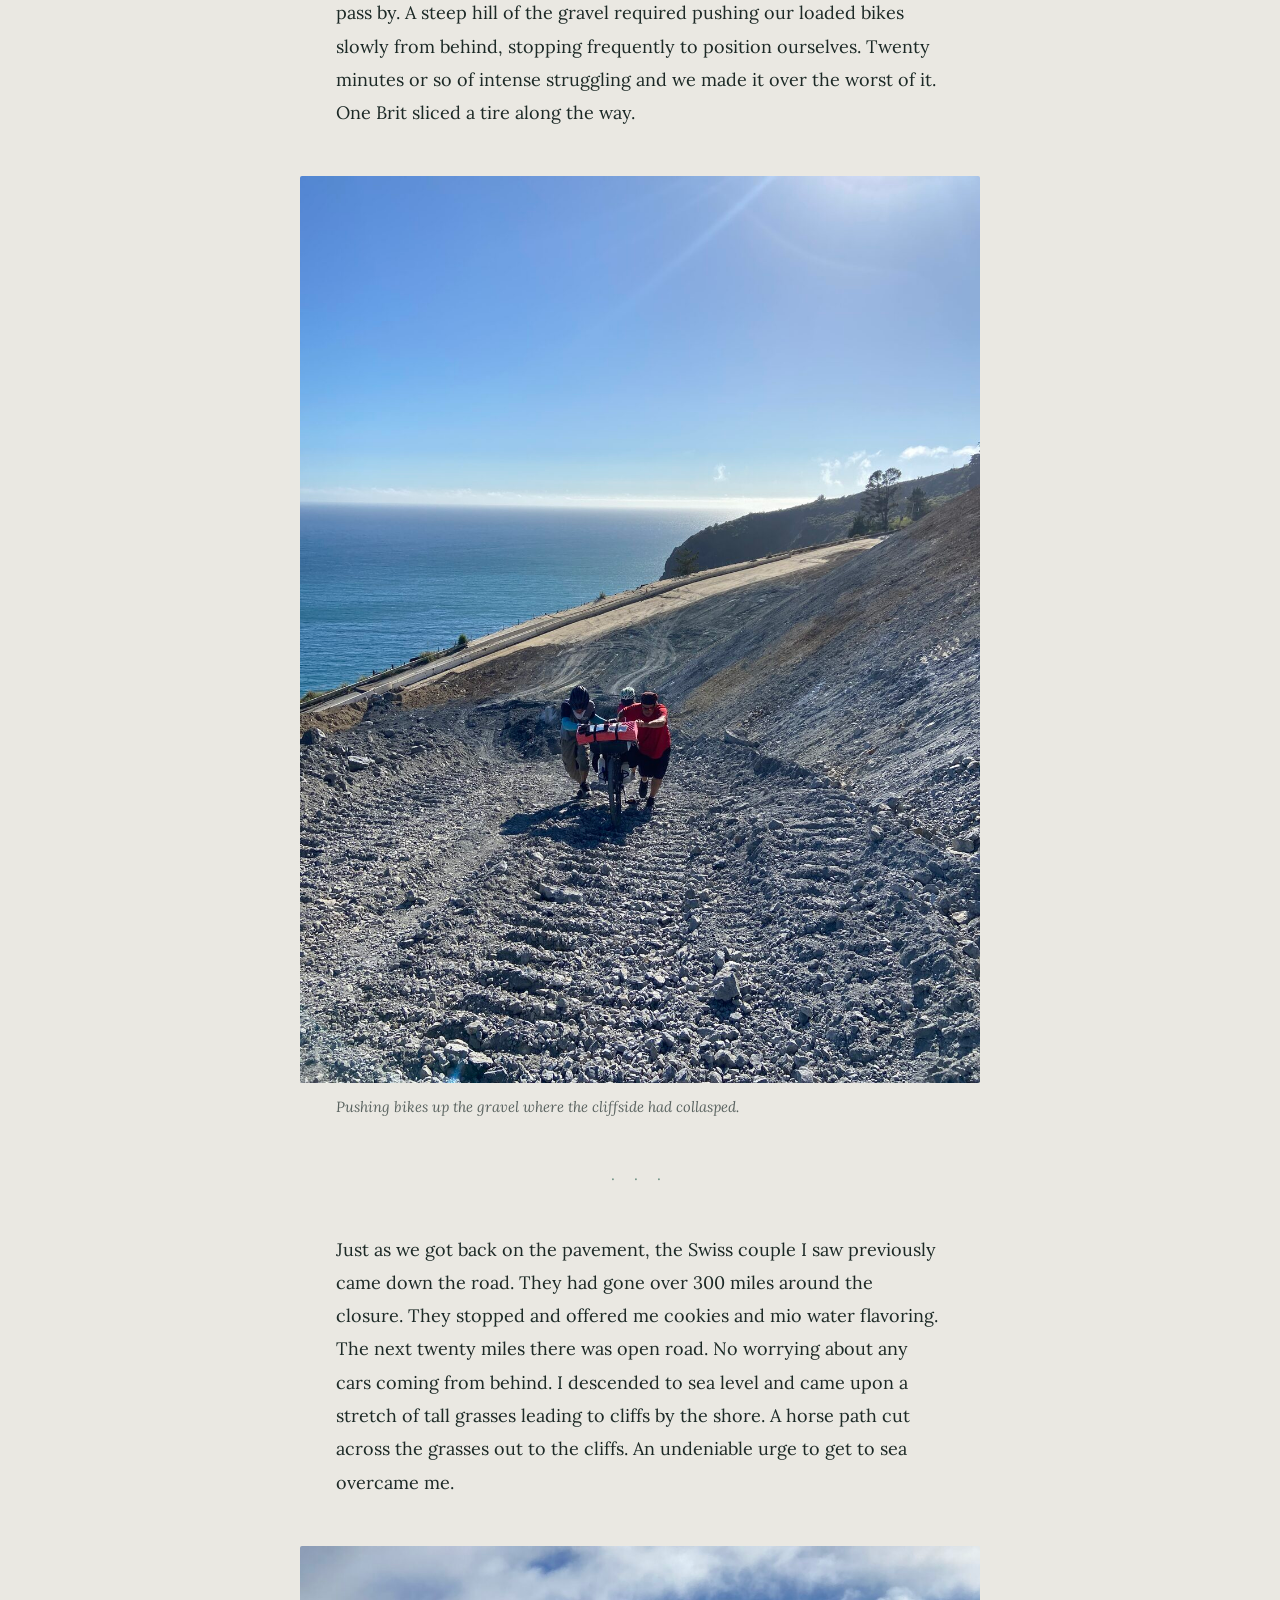
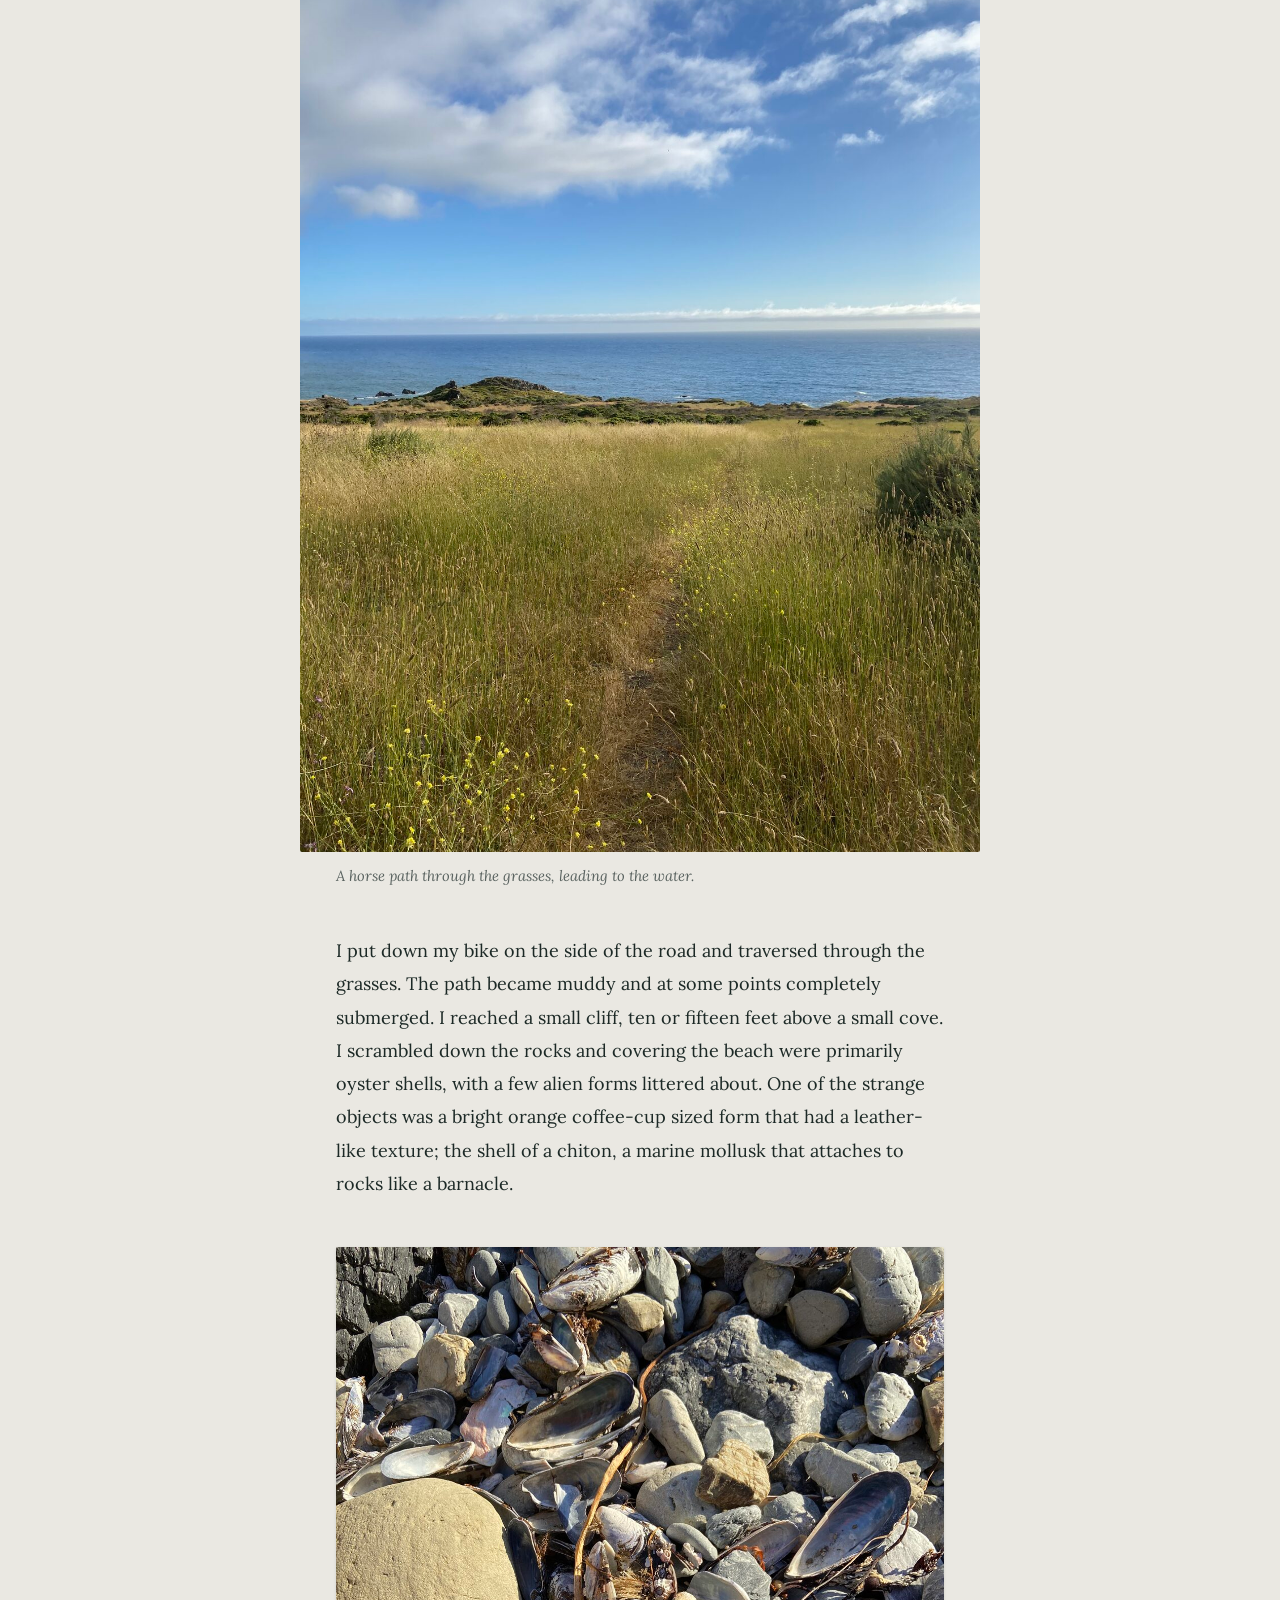
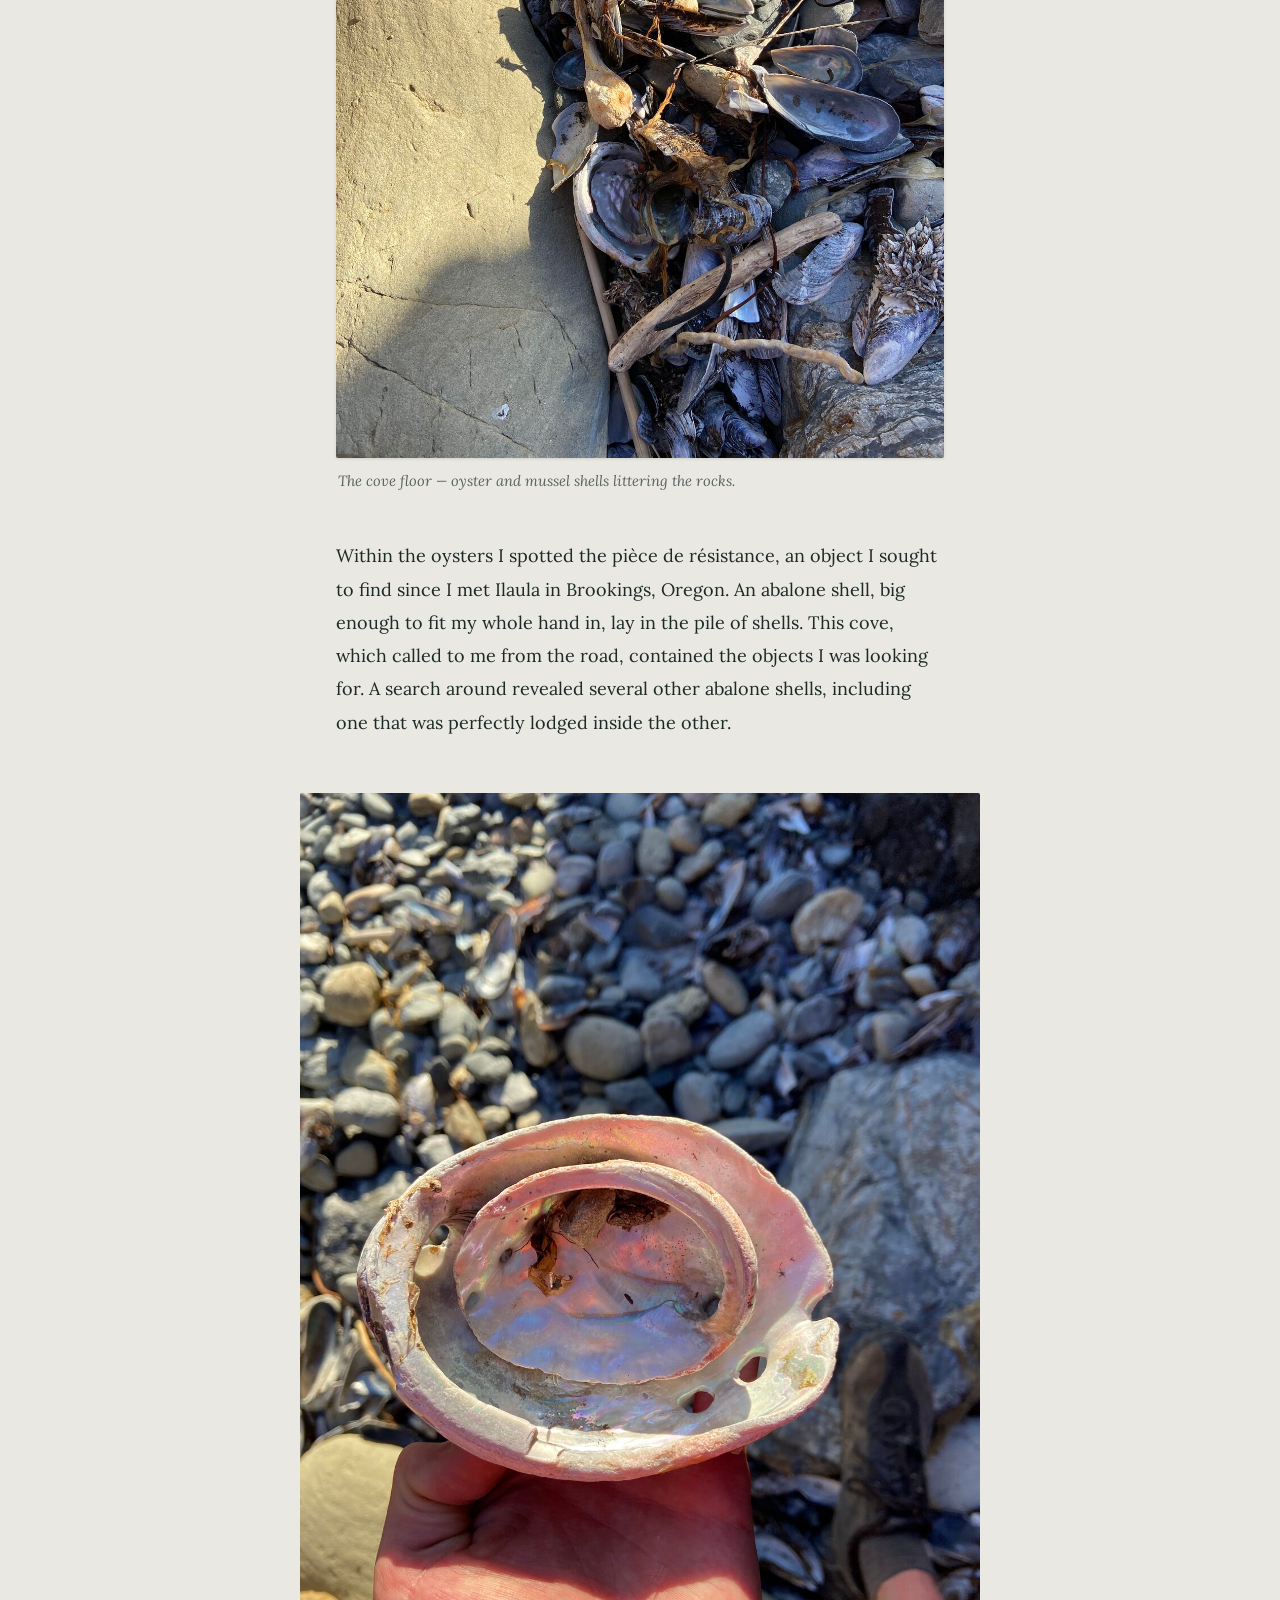
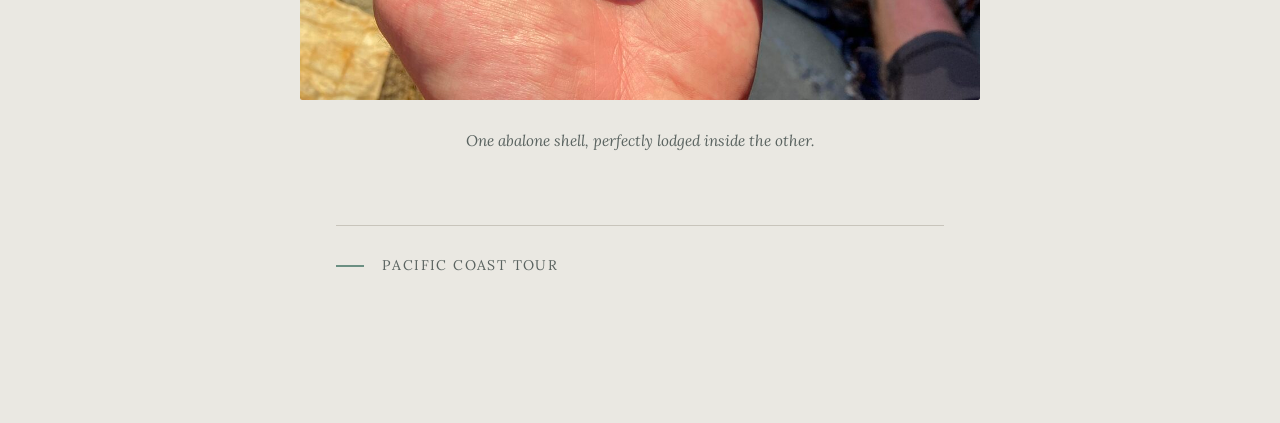
<file: ap.html>
<!DOCTYPE html>
<html lang="en">
<head>
  <meta charset="UTF-8">
  <meta name="viewport" content="width=device-width, initial-scale=1.0">
  <title>Big Sur — Pacific Coast Tour</title>
  <link href="https://fonts.googleapis.com/css2?family=Playfair+Display:ital,wght@0,400;0,700;1,400&family=Lora:ital,wght@0,400;0,600;1,400&display=swap" rel="stylesheet">
  <style>
    *, *::before, *::after {
      box-sizing: border-box;
      margin: 0;
      padding: 0;
    }

    :root {
      --off-white:   #EAE8E2;
      --ink:         #1C2926;
      --teal:        #6B8F82;
      --sand:        #C4A96B;
      --redwood:     #8B6B4A;
      --rule:        #C8C4BB;
      --text-muted:  #5A6360;
    }

    html {
      font-size: 18px;
      background-color: var(--off-white);
      color: var(--ink);
    }

    body {
      font-family: 'Lora', Georgia, serif;
      line-height: 1.85;
      min-height: 100vh;
    }

    /* ── Page wrapper ── */
    .page {
      max-width: 680px;
      margin: 0 auto;
      padding: 4rem 2rem 8rem;
    }

    /* ── Journal header ── */
    .journal-header {
      display: flex;
      align-items: center;
      gap: 1rem;
      margin-bottom: 3.5rem;
    }

    .journal-header::before {
      content: '';
      flex: 1;
      height: 1px;
      background-color: var(--rule);
    }

    .journal-meta {
      font-family: 'Lora', serif;
      font-size: 0.72rem;
      letter-spacing: 0.14em;
      text-transform: uppercase;
      color: var(--teal);
      white-space: nowrap;
    }

    /* ── Title block ── */
    .title-block {
      margin-bottom: 2.8rem;
      border-left: 3px solid var(--teal);
      padding-left: 1.4rem;
    }

    .essay-title {
      font-family: 'Playfair Display', Georgia, serif;
      font-size: 2.6rem;
      font-weight: 700;
      line-height: 1.15;
      color: var(--ink);
      margin-bottom: 0.5rem;
    }

    .essay-subtitle {
      font-family: 'Lora', serif;
      font-style: italic;
      font-size: 1.05rem;
      color: var(--teal);
    }

    /* ── Divider ── */
    .divider {
      width: 3rem;
      height: 2px;
      background: var(--sand);
      margin: 2.5rem 0;
    }

    /* ── Body text ── */
    p {
      margin-bottom: 1.6em;
      font-size: 1rem;
      color: var(--ink);
    }

    /* ── Dropcap on first paragraph ── */
    .essay-body > p:first-child::first-letter {
      font-family: 'Playfair Display', Georgia, serif;
      font-size: 4.6rem;
      font-weight: 700;
      color: var(--teal);
      float: left;
      line-height: 0.78;
      margin-right: 0.1em;
      margin-top: 0.08em;
    }

    /* ── Pull quote ── */
    .pull-quote {
      margin: 2.4rem -1.5rem;
      padding: 1.4rem 2rem 1.4rem 1.8rem;
      border-left: 3px solid var(--sand);
      background: transparent;
    }

    .pull-quote p {
      font-family: 'Playfair Display', Georgia, serif;
      font-style: italic;
      font-size: 1.18rem;
      color: var(--redwood);
      line-height: 1.6;
      margin: 0;
    }

    /* ── Scene break ── */
    .scene-break {
      text-align: center;
      margin: 2.2rem 0;
      color: var(--teal);
      font-size: 0.85rem;
      letter-spacing: 0.5em;
    }

    /* ── Photos ── */
    figure {
      margin: 2.6rem 0;
    }

    .photo-full {
      margin-left: -2rem;
      margin-right: -2rem;
    }

    .photo-full img,
    .photo-inline img {
      width: 100%;
      display: block;
      border-radius: 2px;
    }

    .photo-inline img {
      box-shadow: 0 1px 3px rgba(28, 41, 38, 0.12);
    }

    figcaption {
      font-family: 'Lora', serif;
      font-style: italic;
      font-size: 0.82rem;
      color: var(--text-muted);
      margin-top: 0.7rem;
      padding: 0 0.1rem;
      line-height: 1.5;
    }

    .photo-full figcaption {
      padding: 0 2rem;
    }

    /* ── Portrait triptych ── */
    .triptych {
      margin: 2.8rem -1.5rem;
    }

    .triptych-grid {
      display: grid;
      grid-template-columns: repeat(3, 1fr);
      gap: 0.5rem;
    }

    .triptych-grid img {
      width: 100%;
      aspect-ratio: 4 / 3;
      object-fit: cover;
      object-position: center bottom;
      display: block;
      border-radius: 2px;
      box-shadow: 0 1px 3px rgba(28, 41, 38, 0.12);
    }

    .triptych figcaption {
      text-align: center;
      padding: 0 1rem;
    }

    /* ── Closing image (final beat of the essay) ── */
    .closing-image {
      margin: 3rem -2rem 0;
    }

    .closing-image img {
      width: 100%;
      display: block;
      border-radius: 2px;
    }

    .closing-image figcaption {
      text-align: center;
      padding: 1rem 2rem 0;
      font-size: 0.85rem;
    }

    /* ── Footer ── */
    .essay-footer {
      margin-top: 4rem;
      padding-top: 1.5rem;
      border-top: 1px solid var(--rule);
      display: flex;
      align-items: center;
      gap: 1rem;
    }

    .footer-mark {
      width: 28px;
      height: 2px;
      background: var(--teal);
      flex-shrink: 0;
    }

    .footer-text {
      font-family: 'Lora', serif;
      font-size: 0.78rem;
      letter-spacing: 0.1em;
      text-transform: uppercase;
      color: var(--text-muted);
    }

    /* ── Responsive ── */
    @media (max-width: 600px) {
      html { font-size: 17px; }
      .page { padding: 2.5rem 1.25rem 5rem; }
      .essay-title { font-size: 2rem; }
      .pull-quote { margin: 2rem 0; }
      .photo-full { margin-left: -1.25rem; margin-right: -1.25rem; }
      .photo-full figcaption { padding: 0 1.25rem; }
      .triptych { margin-left: -1.25rem; margin-right: -1.25rem; }
      .triptych-grid { grid-template-columns: 1fr; gap: 0.6rem; }
      .triptych-grid img { aspect-ratio: 4 / 3; }
      .closing-image { margin: 2.5rem -1.25rem 0; }
    }

    @media (prefers-reduced-motion: reduce) {
      * { animation: none !important; transition: none !important; }
    }
  </style>
</head>
<body>
  <main class="page">

    <div class="journal-header">
      <span class="journal-meta">Pacific Coast Tour &nbsp;·&nbsp; Morro Bay, California</span>
    </div>

    <div class="title-block">
      <h1 class="essay-title">Big Sur Taco Truck</h1>
      <p class="essay-subtitle">Three days after Monterey</p>
    </div>

    <div class="divider"></div>

    <article class="essay-body">

      <p>Three days had passed since John and I said goodbye in the Veteran's Memorial Park in Monterrey. In that time I'd passed through the last stretch of California redwoods, trekked across a HWY 1 closure resembling a bombed out hillside, inhaled the pungent scent and witnessed the cheerful sight of molting elephant seals, and bushwhacked to a secluded cliffside full of a trove of abalone shells. I had good reason to believe our goodbye was more of a "see you later." In the last three weeks our paths intertwined at the most opportune moments and just as the memory of our time together seemed distant, John rounded a corner or while resting on the side of the road lifted his head up from a book. And so it wasn't too surprising to see his bright yellow rainfly as I ended my day at Morro Bay. If anything surprised me, it was the absence of John at the picnic bench, nose stuffed inside another Dostoevsky novel.</p>

      <p>After setting up my tent and bemoaning the placement of a sprawling golf course next to the state park, I headed to the bathrooms to shower. The showers in California State Parks are coin operated, not by quarters, but by special California State Park shower tokens. A dollar for two tokens yields four minutes of shower time. Several campgrounds previously I'd noticed each campground has its own shower tokens embossed with the state park name and a design such as a starfish or mountain lion. The effort, on behalf of the state to make such tokens, while neglecting to have public soap in the restrooms, baffles me. I hold a grudge against the California State Parks; in Oregon there is not only free showers and soap, but also USB charging ports available to hikers/bikers. Nevertheless, I am a collector and grateful that California employs numismatists in their state parks system. I put in two dollars: two tokens for the shower, one token as a souvenir, one in excess (four minutes was a long enough shower).</p>

      <p>Despite the cold cement floor and prison-like appearance of the shower stall, the showerhead jets out steaming water at a pressure greatly exceeding expectations, so I can hardly complain. Taking a shower in such conditions requires executing a rehearsed and highly-calculated system of movements. First, a shower stall must be inspected to ensure there is no stagnant fecal matter or pools of liquid lying about, both of which should be strikingly apparent. Observing the showerhead and applying basic trigonometric principles, the dry areas of the stall are determined and one's dry towel, clothes, and shoes placed in this privileged location. Having secured my precious dry goods and with two shower tokens in hand, I gingerly walk barefoot and on my tiptoes to the showerhead. I insert a coin with an image of a peregrine falcon and I'm bombarded with a spray of hot water. The warmth envelopes me and the water blasts away all the crystalized sweat and dirt of the day. Overpowered by muscles relaxing, skin breathing anew, the mind ceases to register the passing time, the dreary surroundings, the harsh cement floor. In this bliss I am thoughtless, overwhelmed by physical sensations, until I wonder, is the machine broken, has it not been two minutes? It continues for some length of time and then suddenly shuts off. I lather myself up with soap for the second round. The next coin, a whale tail breaching the surface, goes in and I plunge into the warmth once more.</p>

      <p>Sitting at the picnic bench, still drying off from the shower, John came pedaling down the campground road. We exchanged a hug and recount the last three days of our tour. We had parted ways due to a road closure on HWY 1. Unsure of the maneuverability around the closure, John opted to detour around the road closure. I'd heard of the spectacular views and beauty of Big Sur since I began my ride in Canada; I was determined to find a way through the closure. Losing out on this part of the coast was not in the cards.</p>

      <div class="scene-break">· · ·</div>

      <div class="pull-quote">
        <p>Over the cliffside, turquoise water frothed at the shore. Forests of purple kelp swirled in the current. Clouds far out at sea formed a second horizon. What better place could there be to eat a taco?</p>
      </div>

      <p>Over a hundred miles from any town and at the closure to California's scenic HWY 1 sat a food truck, aptly named Big Sur Taco Truck. Unless there was another food truck on the other side of the road closure, it can be objectively stated that there was no food truck on the west coast with a better view. I arrived at the taco truck around noon.</p>

      <p>The night previously I had stayed at Pfeiffer Big Sur State Park where I met few other cyclists. Entering the state park, I was greeted by a familiar yet unexpected sight; towering redwood groves, trees I thought I'd said my last goodbye in Leggett, CA. Other familiar faces appeared at the campsite. There was a Korean couple I passed frequently on the road ever since Half Moon Bay, just south of San Francisco. They rode mountain bikes, the man carrying the majority of their gear. They were quiet, but friendly when I exchanged brief greetings and musings about the weather or the road conditions of a given day. When I reached Pfeiffer they had set up camp and the woman was sitting at a picnic bench. I greeted the woman, who spoke little English, and she attempted to communicate something about the road. She said "Road," then not knowing the word "closure," took both her hands and waved them in a big "X". I said "Yes, the road is closed up ahead, are you trying to pass through as well?" A forceful nod indicated they were going for it too. Another cyclist, a tall German man named Christof, greeted me at the campground. He was out for a two day excursion and also hoped to make it past the closure. Next to my campsite was one other cyclist, a middle-aged man with yellowing teeth named Dan, from Yakima, Washington. Dan sat on his picnic bench watching videos on his tablet. His bike was a Mongoose mountain bike purchased from Walmart; but more on Dan later. It wasn't until the taco truck that I began to hear Dan's story.</p>

      <p>I got on the road early and pedaled along at a fast clip, but took long pauses. Along one stretch of road, the distant barks of elephant seals, their calls distorted by the cliff face, beckoned me to stop. A bird with a large wingspan soared far below, a California condor perhaps, chased by a smaller bird. The seals continued their lullabies, sounds which, had Ariel Pink or John Maus been present, may have inspired the newest evolution of hypnagogic pop. Later on, small black logs with specks of white appeared in a cove: a family of sea otters floating effortlessly on the rolling waves. Soon large signs signaling the road closure popped up and existing signs with distances to nearby towns were covered up with black plastic. 1000 yards, 500 yards, 100 yards, then two large cement blocks, a giant "Road Closed To All Traffic" sign, and a bright red taco truck came into view.</p>

      <p>I went up to the window of the taco truck and asked the young guy working the register for the lowdown on the road closure situation. Turns out five or six cyclists go through each day to get around the closure. All one needed to do was wait until five o'clock, as the guy explained: "See that truck over there?," he pointed to a white pickup truck with tool boxes fused to the sides, "once he's gone, you're good to go." The taco guys, a man and his son, had set up a small tent awning and some tables to provide shade. Five hours to eat tacos and stare at the Pacific, not a bad place to have to wait. I ordered two steak and one carnitas tacos. I was most pleasantly surprised when I was handed tacos made of moist handmade corn tortillas containing meat fillings and tomatillo salsa of exceptional quality. Here, the food truck at seemingly the end of the world, I found tacos better than any I had consumed in the last two years living in New York City.</p>

      <p>A surprising number of people stopped by the road closure. Many would pull over by the taco truck and take photos with the ocean as the backdrop. Soon enough, Dan pulled up, then the Korean couple, then three Brits on road bikes. Dan expressed a great urge for a beer and recounted a story of trying to procure a chaser for a handle of Vodka he had at one campsite. Nobody he asked had a chaser. "Bullshit!" Dan exclaimed, "One them must've had some OJ or something in their RV." Time passed by and Dan spit some dip into an old pill bottle and bemoaned over not purchasing a six pack of beers thirty-something miles back. People continued to come and go from the taco truck. One man stopped with his RV and Dan, like bloodhound, sniffed out that this guy had booze before he stepped out of the vehicle. Dan talked to the guy, and through expressing his desire for a beer found out this guy had a lager sitting in a cooler. He joked about selling the beer to Dan for an outrageous price. As the guy left, he came out and handed Dan the beer for free. Dan sat there for the next ten minutes beaming, until of course, he finished the beer and could only think about procuring another.</p>

      <p>Every five minutes or so another car would come by, stopping briefly to gawk at the closure as if there hadn't been signs for the last fifty-something miles, or parking to grab a taco. The truck was doing good business between construction workers and tourists. The constant flow of people helped pass the time. I spoke here and there with some of those who had stopped. One woman working for a California wildlife conservation non-profit stood with an antennae in the air trying to locate tagged condors. I mentioned how I may have seen one earlier, but my brief observation came across as dubious to the woman. The Korean woman offered me a taco and I graciously accepted. The woman's husband explained he was practicing his Spanish and accidentally ordered double the number of tacos he could eat. Dan, the three Brits who showed up, and I got on the subject of the route down the coast to Mexico. Dan mentioned how he wouldn't continue into Mexico, citing a story he heard about someone getting kidnapped, murdered, and then had their body parts dismembered and chopped up into a blender. One Brit remarked that Dan had been watching too much news, that the border towns, while dangerous, were fine to visit. Another Brit, a very tall and built up fellow who found this outrageous chuckled, "They're going to have to find a bigger blender for me!"</p>

      <p>Listening in on the conversation kept me busy; I'd opened up Tortilla Flat by John Steinbeck hours earlier and had barely turned a page. I attempted to settle back into the book but then noticed Dan's bike. The rear rack was stacked up like a six layer cheesecake; clothes, jackets, a tent footprint, and miscellaneous gear in trash bags were held together with a network of bungees. The saddle was so worn down that the yellow foam filling of the seat was exposed and tinged with brown streaks. Dan had left two months ago from his hometown of Yakima, Washington. The impetus that set him on the road was not a love of biking so much as it was an obsession with the J-pop group Nogizaka-46. Dan informed me that, "for about a decade my life was consumed by Nogizaka-46, I have downloaded over two Terabytes of their music videos and live performances." Then one day Dan thought, "So Nogizaka-46 is from Japan, right? Well I started looking at Japan, and it's one giant stretch of coastline, I mean it's all coast. And well, I thought what am I doing here in this pretty much awful desert in Yakima when there's this whole coast I've never seen."</p>

      <figure class="photo-inline">
        <img src="dans_bike_seat.jpg" alt="Dan's worn bicycle saddle, yellow foam exposed, atop a rear rack stacked high with bungeed gear">
        <figcaption>Dan's bicycle.</figcaption>
      </figure>

      <div class="pull-quote">
        <p>The side of the road across from the truck became a stage where new performers appeared. There was a great range of interactions each actor had with the environment.</p>
      </div>

      <figure class="triptych">
        <div class="triptych-grid">
          <img src="russions.jpg" alt="Two men in dark and white shirts standing at the cliff edge, looking out over the ocean">
          <img src="brits.jpg" alt="Two cyclists in bright jerseys standing with arms crossed at the road's edge, gazing at the water">
          <img src="koreans.jpg" alt="A couple standing side by side, hands clasped behind their backs, both facing the ocean">
        </div>
        <figcaption>Taking in Big Sur.</figcaption>
      </figure>

      <p>Between conversations with Dan, the Brits, travelers at the taco stand, and consuming tacos, I preoccupied myself with taking portraits of people overlooking the ocean. Two Russian men, tourists who were outfitted with expensive clothes appropriate for a club or bar in LA, alternated taking selfies and making deliberate gestures to each other on how to capture the right angle. The Korean couple stood next to each other, their arms politely tucked behind their backs, their two heads gazing out in the same direction. Dan peered out over the ocean, his head slightly tilted down, his hands in his pockets, a kind of melancholia in the air. A couple from Switzerland came and asked about getting around the road closure; I explained the only way for them would be to go back fifty miles or so and get on the other major highway in California to detour around.</p>

      <p>When five o'clock came, the white truck left its post and before we all took off, the taco guys got a shot of the whole group. A series of several more cement blocks and gates blocked the road every quarter mile, until we hit what was the real closure; a cliffside that had fallen down over a stretch of the road.</p>

      <figure class="photo-full">
        <img src="taco_truck.jpg" alt="A group of cyclists with loaded bikes lined up in front of the bright red Big Sur Taco Truck, hillside behind them">
      </figure>

      <p>Coarse gravel had been poured over it, allowing for heavy machinery to pass by. A steep hill of the gravel required pushing our loaded bikes slowly from behind, stopping frequently to position ourselves. Twenty minutes or so of intense struggling and we made it over the worst of it. One Brit sliced a tire along the way.</p>

      <figure class="photo-full">
        <img src="closure.jpg" alt="Two cyclists pushing a loaded bicycle up a steep gravel landslide above the ocean">
        <figcaption>Pushing bikes up the gravel where the cliffside had collasped.</figcaption>
      </figure>

      <div class="scene-break">· · ·</div>

      <p>Just as we got back on the pavement, the Swiss couple I saw previously came down the road. They had gone over 300 miles around the closure. They stopped and offered me cookies and mio water flavoring. The next twenty miles there was open road. No worrying about any cars coming from behind. I descended to sea level and came upon a stretch of tall grasses leading to cliffs by the shore. A horse path cut across the grasses out to the cliffs. An undeniable urge to get to sea overcame me.</p>

      <figure class="photo-full">
        <img src="trail_to_sea.jpg" alt="A narrow dirt path cutting through tall golden grass toward the ocean horizon">
        <figcaption>A horse path through the grasses, leading to the water.</figcaption>
      </figure>

      <p>I put down my bike on the side of the road and traversed through the grasses. The path became muddy and at some points completely submerged. I reached a small cliff, ten or fifteen feet above a small cove. I scrambled down the rocks and covering the beach were primarily oyster shells, with a few alien forms littered about. One of the strange objects was a bright orange coffee-cup sized form that had a leather-like texture; the shell of a chiton, a marine mollusk that attaches to rocks like a barnacle.</p>

      <figure class="photo-inline">
        <img src="nested_shells.jpg" alt="A tide-strewn jumble of iridescent mussel and oyster shells among beach rocks, with a piece of driftwood">
        <figcaption>The cove floor — oyster and mussel shells littering the rocks.</figcaption>
      </figure>

      <p>Within the oysters I spotted the pièce de résistance, an object I sought to find since I met Ilaula in Brookings, Oregon. An abalone shell, big enough to fit my whole hand in, lay in the pile of shells. This cove, which called to me from the road, contained the objects I was looking for. A search around revealed several other abalone shells, including one that was perfectly lodged inside the other.</p>

      <figure class="closing-image">
        <img src="nested_shells2.jpg" alt="A hand holding two abalone shells nested perfectly inside one another, iridescent mother-of-pearl catching the sunlight">
        <figcaption>One abalone shell, perfectly lodged inside the other.</figcaption>
      </figure>

    </article>

    <footer class="essay-footer">
      <div class="footer-mark"></div>
      <span class="footer-text">Pacific Coast Tour</span>
    </footer>

  </main>
</body>
</html>
</file>
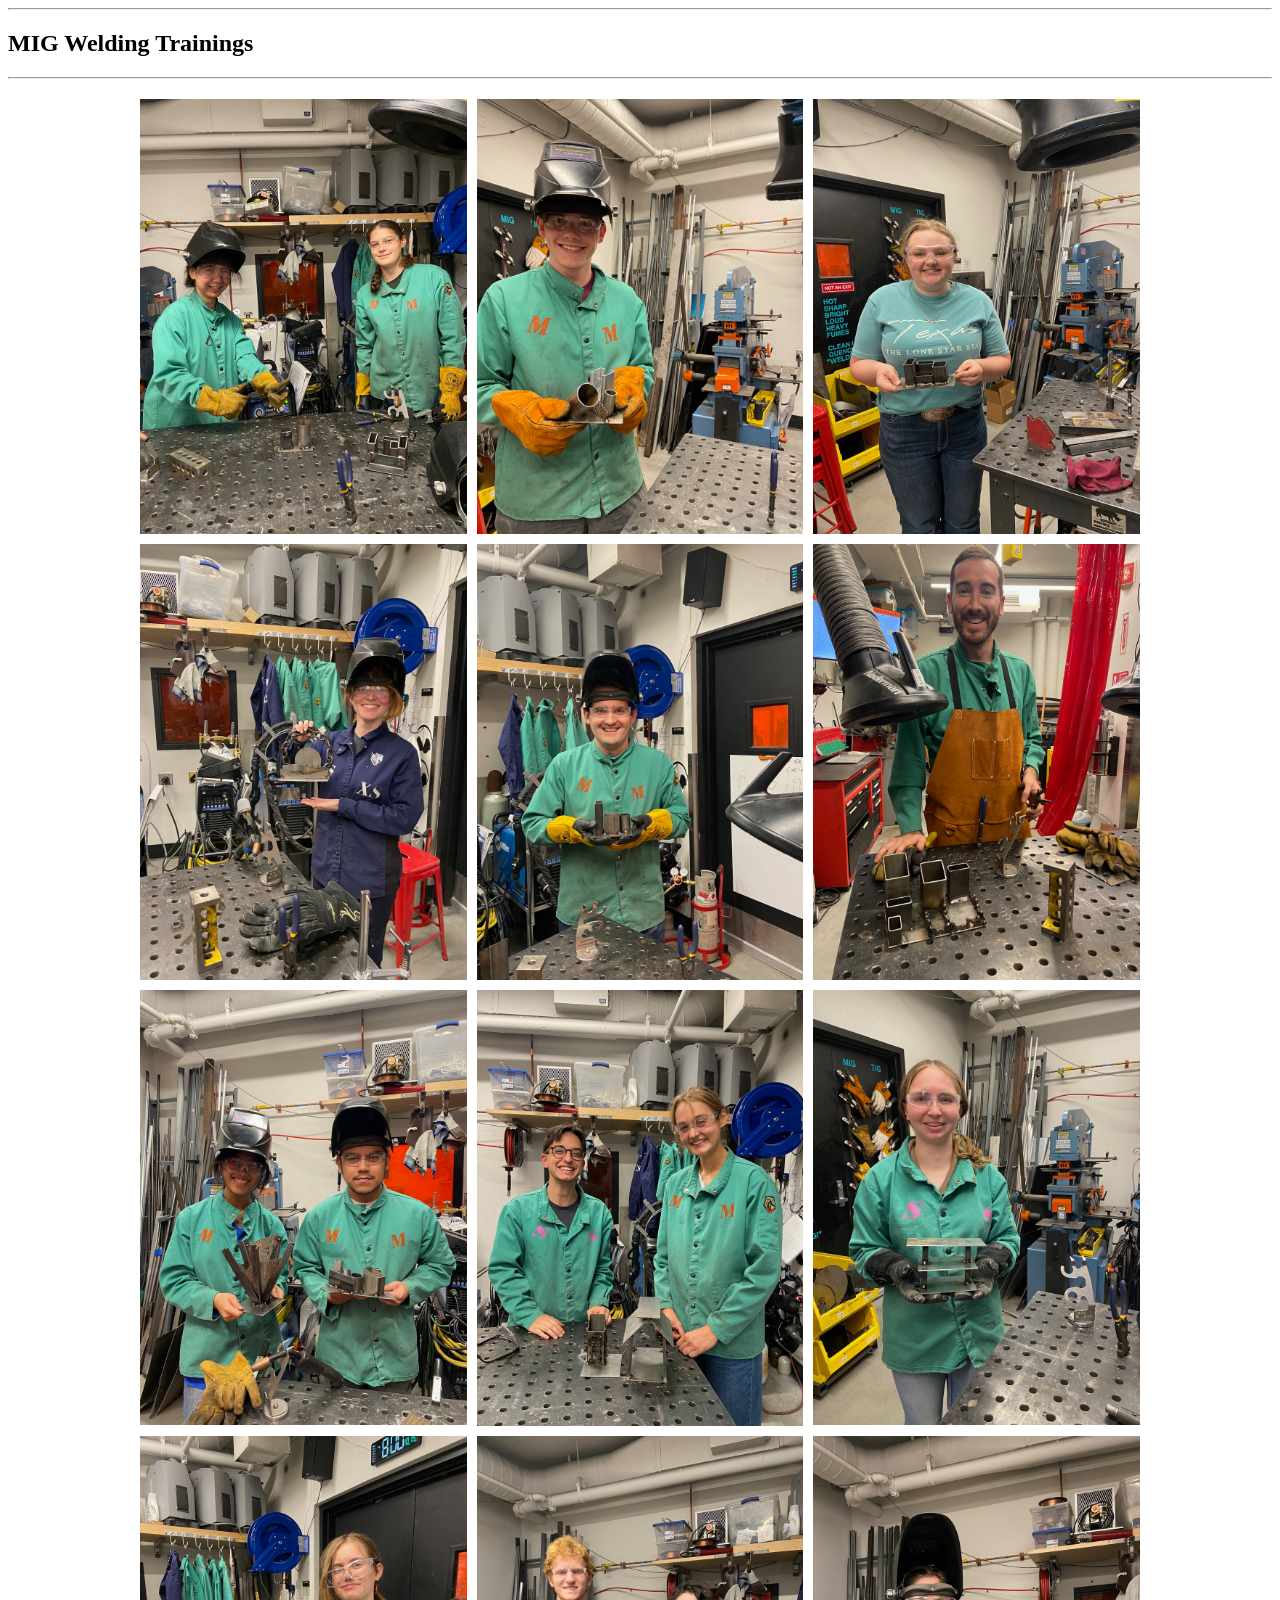
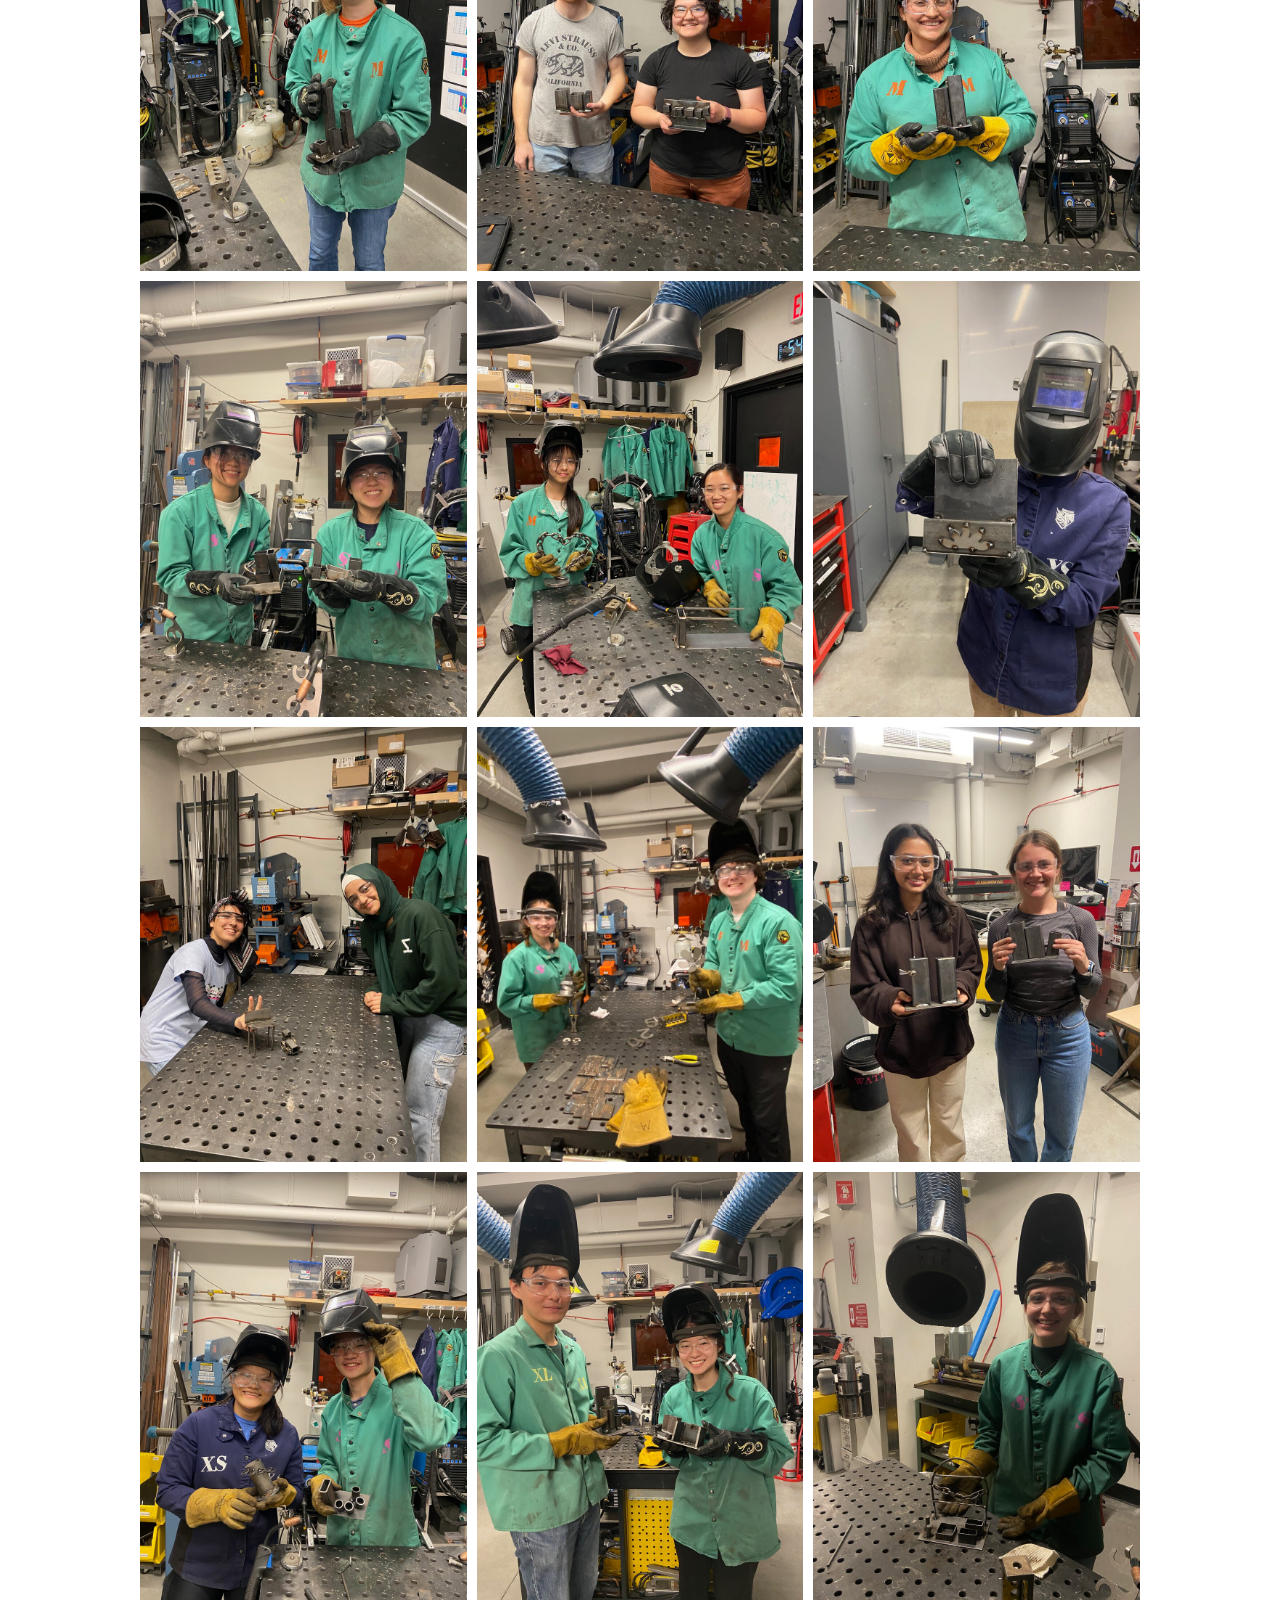
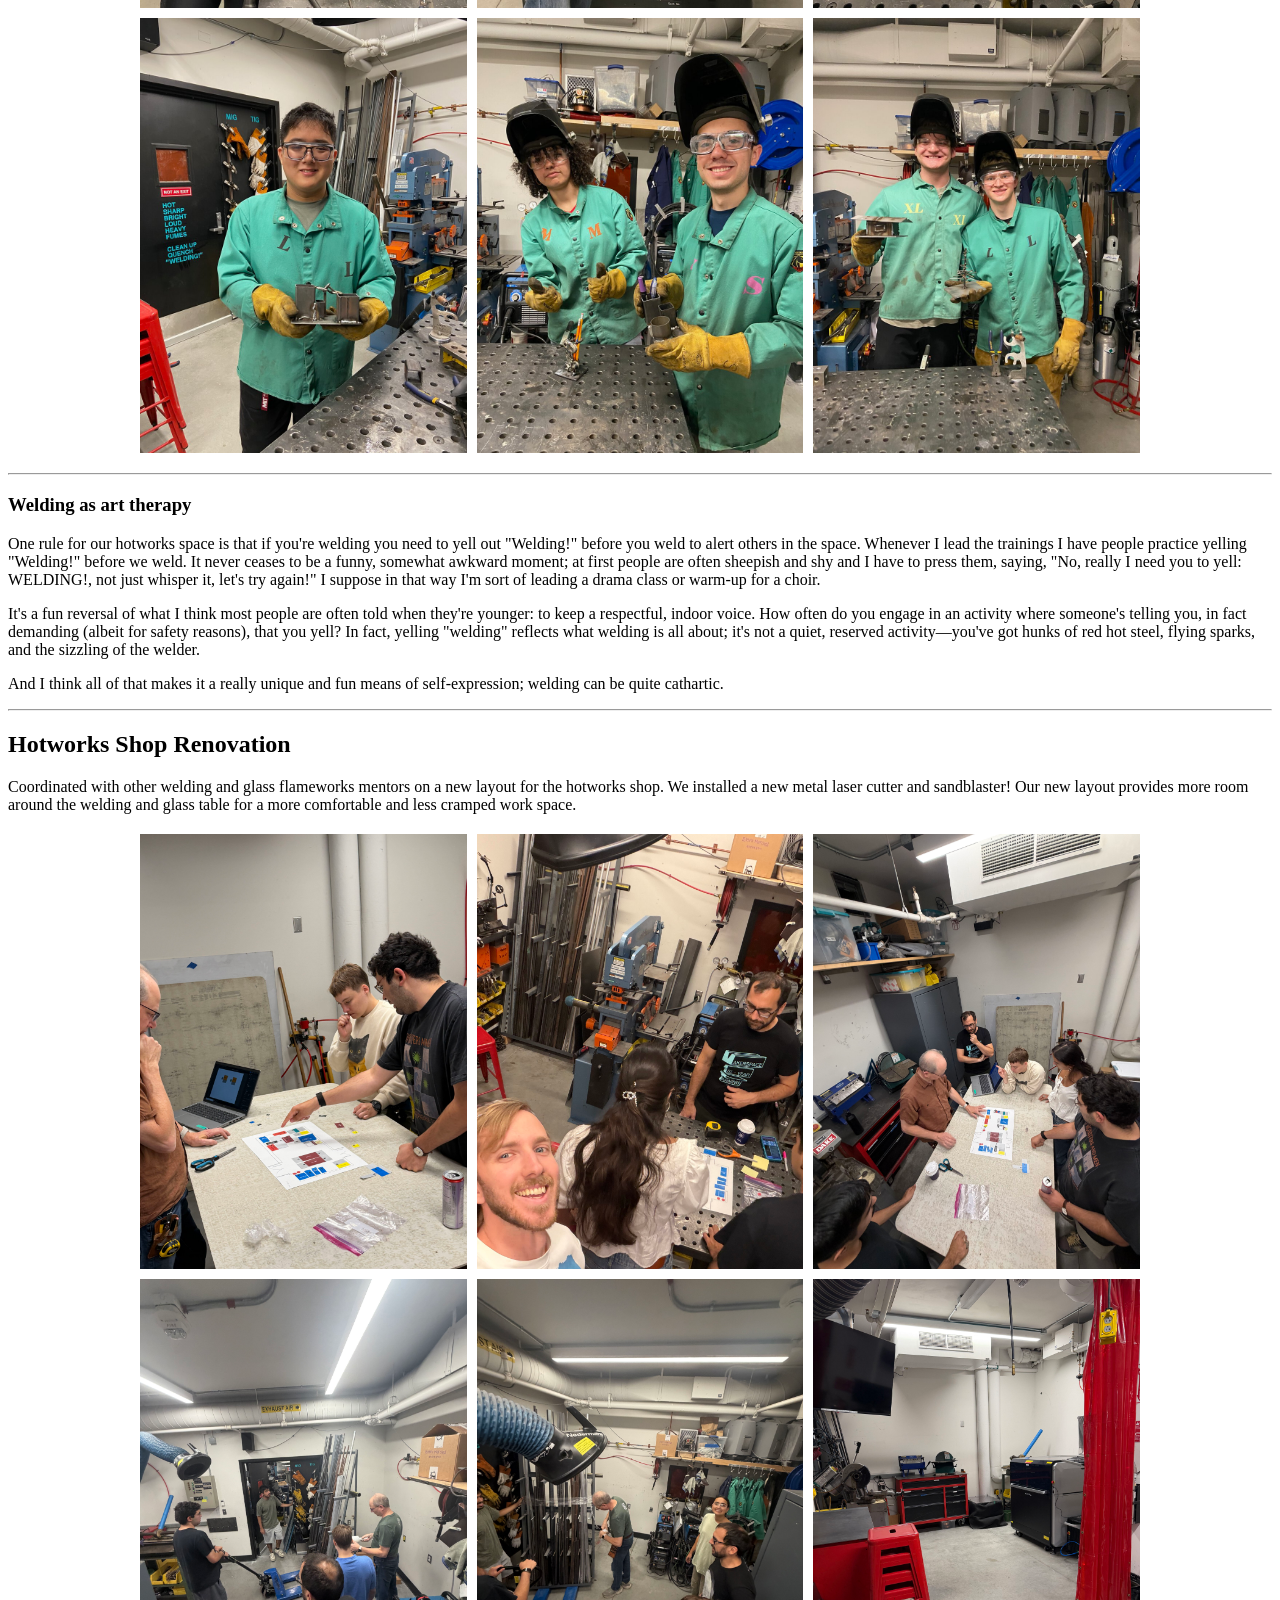
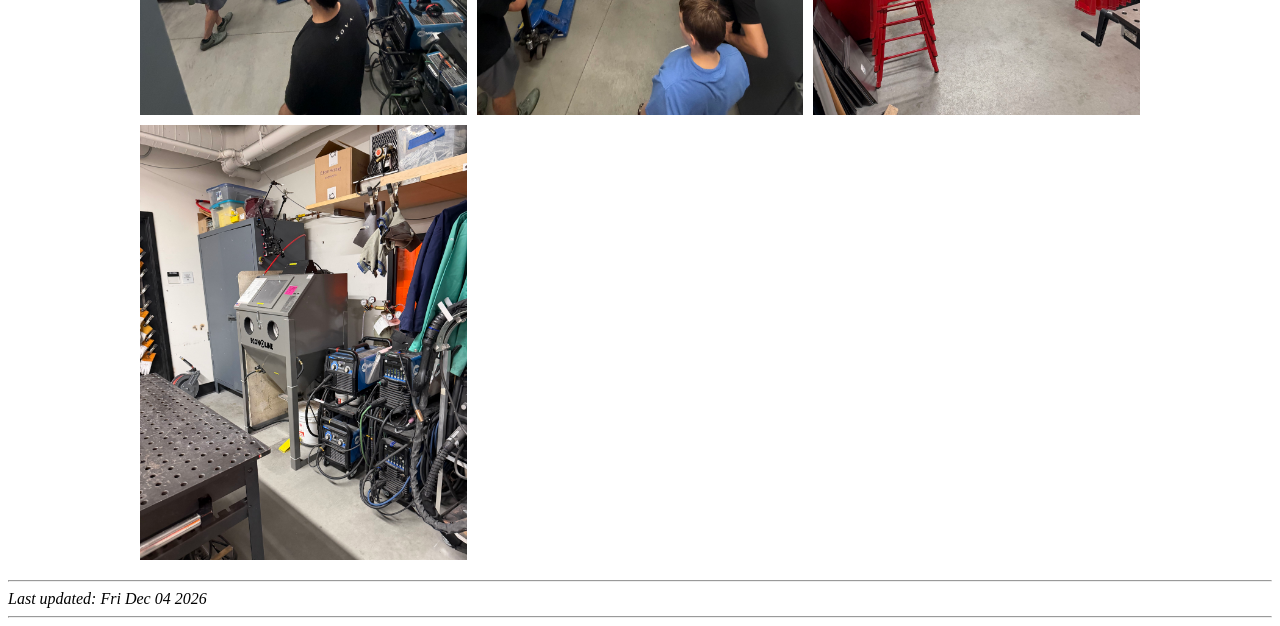
<file: welding.html>
<!DOCTYPE html PUBLIC "-//W3C//DTD HTML 4.01 Transitional//EN">
<HTML>
<HEAD>
<TITLE>MIG Welding Trainings</TITLE>
<style>
.gallery {
  display: grid;
  grid-template-columns: repeat(3, 1fr);
  gap: 10px;
  margin: 20px auto;
  max-width: 1000px;
}
.gallery img {
  width: 100%;
  height: auto;
  object-fit: cover;
}
</style>
</HEAD>
<BODY>
<HR>
<H2>MIG Welding Trainings</H2>
<HR>

<div class="gallery">
<img src="photos/welding_trainings/IMG_1219.jpg" alt="Welding training" loading="lazy">
<img src="photos/welding_trainings/IMG_1456.jpg" alt="Welding training" loading="lazy">
<img src="photos/welding_trainings/IMG_1794.jpg" alt="Welding training" loading="lazy">
<img src="photos/welding_trainings/IMG_1796.jpg" alt="Welding training" loading="lazy">
<img src="photos/welding_trainings/IMG_2076.jpg" alt="Welding training" loading="lazy">
<img src="photos/welding_trainings/IMG_2080.jpg" alt="Welding training" loading="lazy">
<img src="photos/welding_trainings/IMG_2210.jpg" alt="Welding training" loading="lazy">
<img src="photos/welding_trainings/IMG_2274.jpg" alt="Welding training" loading="lazy">
<img src="photos/welding_trainings/IMG_2345.jpg" alt="Welding training" loading="lazy">
<img src="photos/welding_trainings/IMG_2347.jpg" alt="Welding training" loading="lazy">
<img src="photos/welding_trainings/IMG_2406.jpg" alt="Welding training" loading="lazy">
<img src="photos/welding_trainings/IMG_2455.jpg" alt="Welding training" loading="lazy">
<img src="photos/welding_trainings/IMG_2652.jpg" alt="Welding training" loading="lazy">
<img src="photos/welding_trainings/IMG_6294.jpg" alt="Welding training" loading="lazy">
<img src="photos/welding_trainings/IMG_6374.jpg" alt="Welding training" loading="lazy">
<img src="photos/welding_trainings/IMG_7054.jpg" alt="Welding training" loading="lazy">
<img src="photos/welding_trainings/IMG_7118.jpg" alt="Welding training" loading="lazy">
<img src="photos/welding_trainings/IMG_7778.jpg" alt="Welding training" loading="lazy">
<img src="photos/welding_trainings/IMG_8727.jpg" alt="Welding training" loading="lazy">
<img src="photos/welding_trainings/IMG_8736.jpg" alt="Welding training" loading="lazy">
<img src="photos/welding_trainings/IMG_8978.jpg" alt="Welding training" loading="lazy">
<img src="photos/welding_trainings/IMG_9060.jpg" alt="Welding training" loading="lazy">
<img src="photos/welding_trainings/IMG_9171.jpg" alt="Welding training" loading="lazy">
<img src="photos/welding_trainings/IMG_9401.jpg" alt="Welding training" loading="lazy">
</div>
  
<HR>
<H3>Welding as art therapy</H3>
<P>
One rule for our hotworks space is that if you're welding you need to yell out "Welding!" before you weld to alert others in the space. Whenever I lead the trainings I have people practice yelling "Welding!" before we weld. It never ceases to be a funny, somewhat awkward moment; at first people are often sheepish and shy and I have to press them, saying, "No, really I need you to yell: WELDING!, not just whisper it, let's try again!" I suppose in that way I'm sort of leading a drama class or warm-up for a choir.
</P>
<P>
It's a fun reversal of what I think most people are often told when they're younger: to keep a respectful, indoor voice. How often do you engage in an activity where someone's telling you, in fact demanding (albeit for safety reasons), that you yell? In fact, yelling "welding" reflects what welding is all about; it's not a quiet, reserved activity—you've got hunks of red hot steel, flying sparks, and the sizzling of the welder.
</P>
<P>
And I think all of that makes it a really unique and fun means of self-expression; welding can be quite cathartic.
</P>
<HR>
<H2>Hotworks Shop Renovation</H2>
<P>
Coordinated with other welding and glass flameworks mentors on a new layout for the hotworks shop. We installed a new metal laser cutter and sandblaster! Our new layout provides more room around the welding and glass table for a more comfortable and less cramped work space.
</P>

<div class="gallery">
<img src="hotworks/IMG_5862.jpg" alt="Hotworks shop renovation" loading="lazy">
<img src="hotworks/IMG_5864.jpg" alt="Hotworks shop renovation" loading="lazy">
<img src="hotworks/IMG_5868.jpg" alt="Hotworks shop renovation" loading="lazy">
<img src="hotworks/IMG_5920.jpg" alt="Hotworks shop renovation" loading="lazy">
<img src="hotworks/IMG_5925.jpg" alt="Hotworks shop renovation" loading="lazy">
<img src="hotworks/IMG_5944.jpg" alt="Hotworks shop renovation" loading="lazy">
<img src="hotworks/IMG_5945.jpg" alt="Hotworks shop renovation" loading="lazy">
</div>

<HR>
<ADDRESS>
Last updated: <script>document.write(new Date().toDateString());</script>
</ADDRESS>
<HR>
</BODY>
</HTML>
</file>
